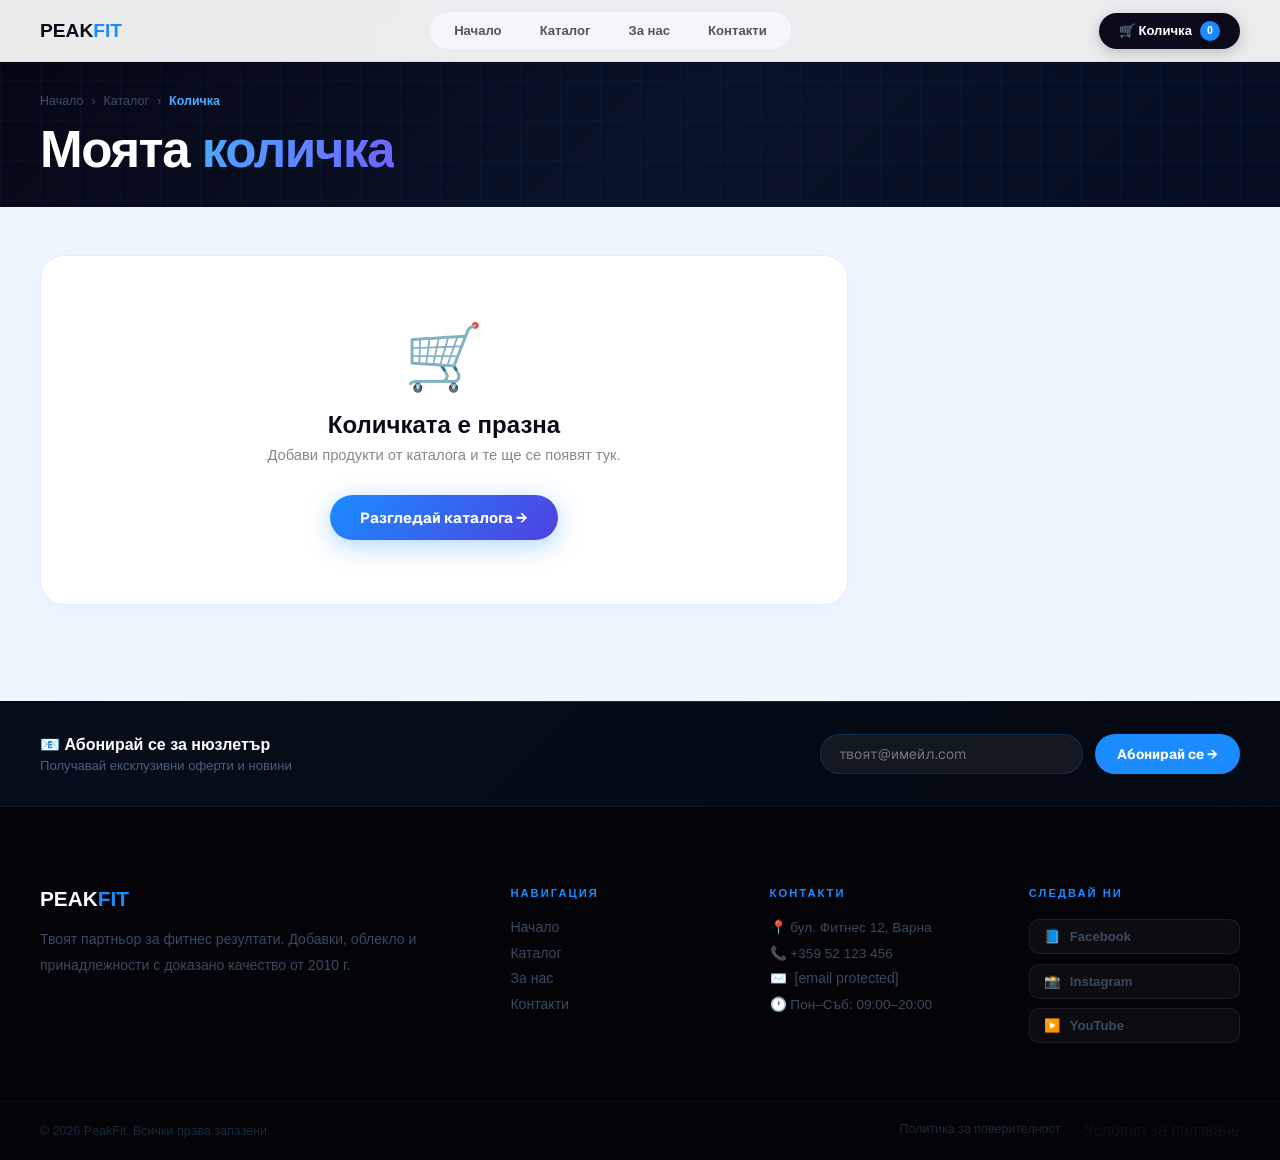
<file: cart.html>
<!DOCTYPE html>
<html lang="bg">
<head>
  <meta charset="UTF-8"/>
  <meta name="viewport" content="width=device-width, initial-scale=1.0"/>
  <title>Количка – PeakFit</title>
  <link rel="stylesheet" href="style.css"/>
</head>
<body>

<!-- навигация -->
<nav class="nav">
  <a href="index.html" class="nav-logo">PEAK<span>FIT</span></a>
  <div class="nav-pill">
    <a href="index.html">Начало</a>
    <a href="catalog.html">Каталог</a>
    <a href="about.html">За нас</a>
    <a href="contact.html">Контакти</a>
  </div>
  <button class="nav-burger" id="navBurger" aria-label="Меню">
    <span></span><span></span><span></span>
  </button>
  <a href="cart.html" class="nav-cart on">🛒 Количка <span class="nav-badge" id="cartBadge">0</span></a>
</nav>
<!-- мобилно меню -->
<div class="nav-mobile" id="navMobile">
  <a href="index.html">Начало</a>
  <a href="catalog.html">Каталог</a>
  <a href="about.html">За нас</a>
  <a href="contact.html">Контакти</a>
  <a href="cart.html" class="on">🛒 Количка</a>
</div>

<!-- hero секцията -->
<section class="cart-hero">
  <div class="cart-hero-inner">
    <div class="breadcrumb-row">
      <a href="index.html">Начало</a>
      <span>›</span>
      <a href="catalog.html">Каталог</a>
      <span>›</span>
      <span>Количка</span>
    </div>
    <h1>Моята <span>количка</span></h1>
  </div>
</section>

<!-- съдържанието на количката -->
<section class="cart-sec">
  <div class="con pb-12">
    <div class="cart-grid" id="cartGrid">

      <!-- лявата колона с продуктите -->
      <div class="cart-items-wrap">

        <!-- съобщение когато количката е празна -->
        <div class="cart-empty" id="cartEmpty">
          <div class="cart-empty-icon">🛒</div>
          <h2>Количката е празна</h2>
          <p>Добави продукти от каталога и те ще се появят тук.</p>
          <a href="catalog.html" class="btn-primary">Разгледай каталога →</a>
        </div>

        <!-- списъка с продуктите -->
        <div id="cartItemsList" style="display:none;">
          <div class="cart-items-header">
            <span>Продукт</span>
            <span>Цена</span>
            <span>Количество</span>
            <span>Общо</span>
            <span></span>
          </div>
          <div id="cartItems"></div>
        </div>

        <!-- бутон за продължаване на пазаруването -->
        <div class="cart-continue" id="cartContinue" style="display:none;">
          <a href="catalog.html" class="cart-back-btn">← Продължи пазаруването</a>
          <button class="cart-clear-btn" onclick="clearCart()">🗑 Изчисти количката</button>
        </div>

      </div>

      <!-- дясната колона с обобщението -->
      <div class="cart-summary" id="cartSummary" style="display:none;">
        <div class="cs-header">
          <h3>Обобщение</h3>
        </div>

        <div class="cs-body">
          <!-- полето за промо код -->
          <div class="cs-promo">
            <label class="cs-label">Промо код</label>
            <div class="cs-promo-row">
              <input type="text" class="cs-promo-input" id="promoInput" placeholder="Въведи код..."/>
              <button class="cs-promo-btn" onclick="applyPromo()">Приложи</button>
            </div>
            <div class="cs-promo-msg" id="promoMsg"></div>
          </div>

          <div class="cs-divider"></div>

          <!-- сумите -->
          <div class="cs-row"><span>Продукти</span><span id="csSubtotal">0€</span></div>
          <div class="cs-row" id="csDiscountRow" style="display:none;color:#00c48c;"><span>Отстъпка</span><span id="csDiscount"></span></div>
          <div class="cs-row"><span>Доставка</span><span id="csDelivery">Безплатна</span></div>
          <div class="cs-divider"></div>
          <div class="cs-row cs-total"><span>Общо</span><span id="csTotal">0€</span></div>

          <!-- прогрес бар за безплатна доставка -->
          <div class="cs-free-delivery" id="csFreeDelivery">
            <div class="cs-fd-text">До безплатна доставка: <strong id="csFdLeft">0€</strong></div>
            <div class="cs-fd-bar"><div class="cs-fd-fill" id="csFdFill"></div></div>
          </div>

          <button class="cs-checkout-btn" onclick="checkout()">
            Продължи към плащане →
          </button>

          <!-- иконките за доверие -->
          <div class="cs-trust">
            <div class="cs-trust-item">🔒 Сигурно плащане</div>
            <div class="cs-trust-item">🚚 Доставка 1-2 дни</div>
            <div class="cs-trust-item">↩️ 14 дни връщане</div>
          </div>
        </div>
      </div>

    </div>

    <!-- препоръчани продукти -->
    <div class="cart-recommended" id="cartRecommended" style="display:none;">
      <h2 class="sec-title text-left mb-6">Може да харесаш <span class="accent">също</span></h2>
      <div class="cart-rec-grid" id="cartRecGrid"></div>
    </div>

  </div>
</section>

<!-- footer -->
<footer class="footer">
  <div class="footer-top-line"></div>
  <div class="footer-newsletter">
    <div class="footer-newsletter-inner">
      <div>
        <div class="nl-title">📧 Абонирай се за нюзлетър</div>
        <div class="nl-sub">Получавай ексклузивни оферти и новини</div>
      </div>
      <div class="nl-row">
        <input type="email" placeholder="твоят@имейл.com" class="nl-input"/>
        <button class="nl-btn newsletter-btn" onclick="return false;" class="newsletter-btn">Абонирай се →</button>
      </div>
    </div>
  </div>
  <div class="footer-grid">
    <div class="footer-col">
      <span class="footer-logo-txt">PEAK<span>FIT</span></span>
      <p>Твоят партньор за фитнес резултати. Добавки, облекло и принадлежности с доказано качество от 2010 г.</p>
    </div>
    <div class="footer-col">
      <h4>Навигация</h4>
      <ul>
        <li><a href="index.html">Начало</a></li>
        <li><a href="catalog.html">Каталог</a></li>
        <li><a href="about.html">За нас</a></li>
        <li><a href="contact.html">Контакти</a></li>
      </ul>
    </div>
    <div class="footer-col">
      <h4>Контакти</h4>
      <ul>
        <li>📍 бул. Фитнес 12, Варна</li>
        <li>📞 +359 52 123 456</li>
        <li>✉️ <a href="/cdn-cgi/l/email-protection" class="__cf_email__" data-cfemail="4d24232b220d3d282c262b2439632f2a">[email&#160;protected]</a></li>
        <li>🕐 Пон–Съб: 09:00–20:00</li>
      </ul>
    </div>
    <div class="footer-col">
      <h4>Следвай ни</h4>
      <a href="#" class="footer-social-btn"><span>📘</span><span>Facebook</span></a>
      <a href="#" class="footer-social-btn"><span>📸</span><span>Instagram</span></a>
      <a href="#" class="footer-social-btn"><span>▶️</span><span>YouTube</span></a>
    </div>
  </div>
  <div class="footer-bottom">
    <span>© 2026 PeakFit. Всички права запазени.</span>
    <div class="footer-links">
      <a href="#">Политика за поверителност</a>
      Условия за ползване</a>
    </div>
  </div>
</footer>

<script src="main.js"></script>
</body>
</html>
</file>
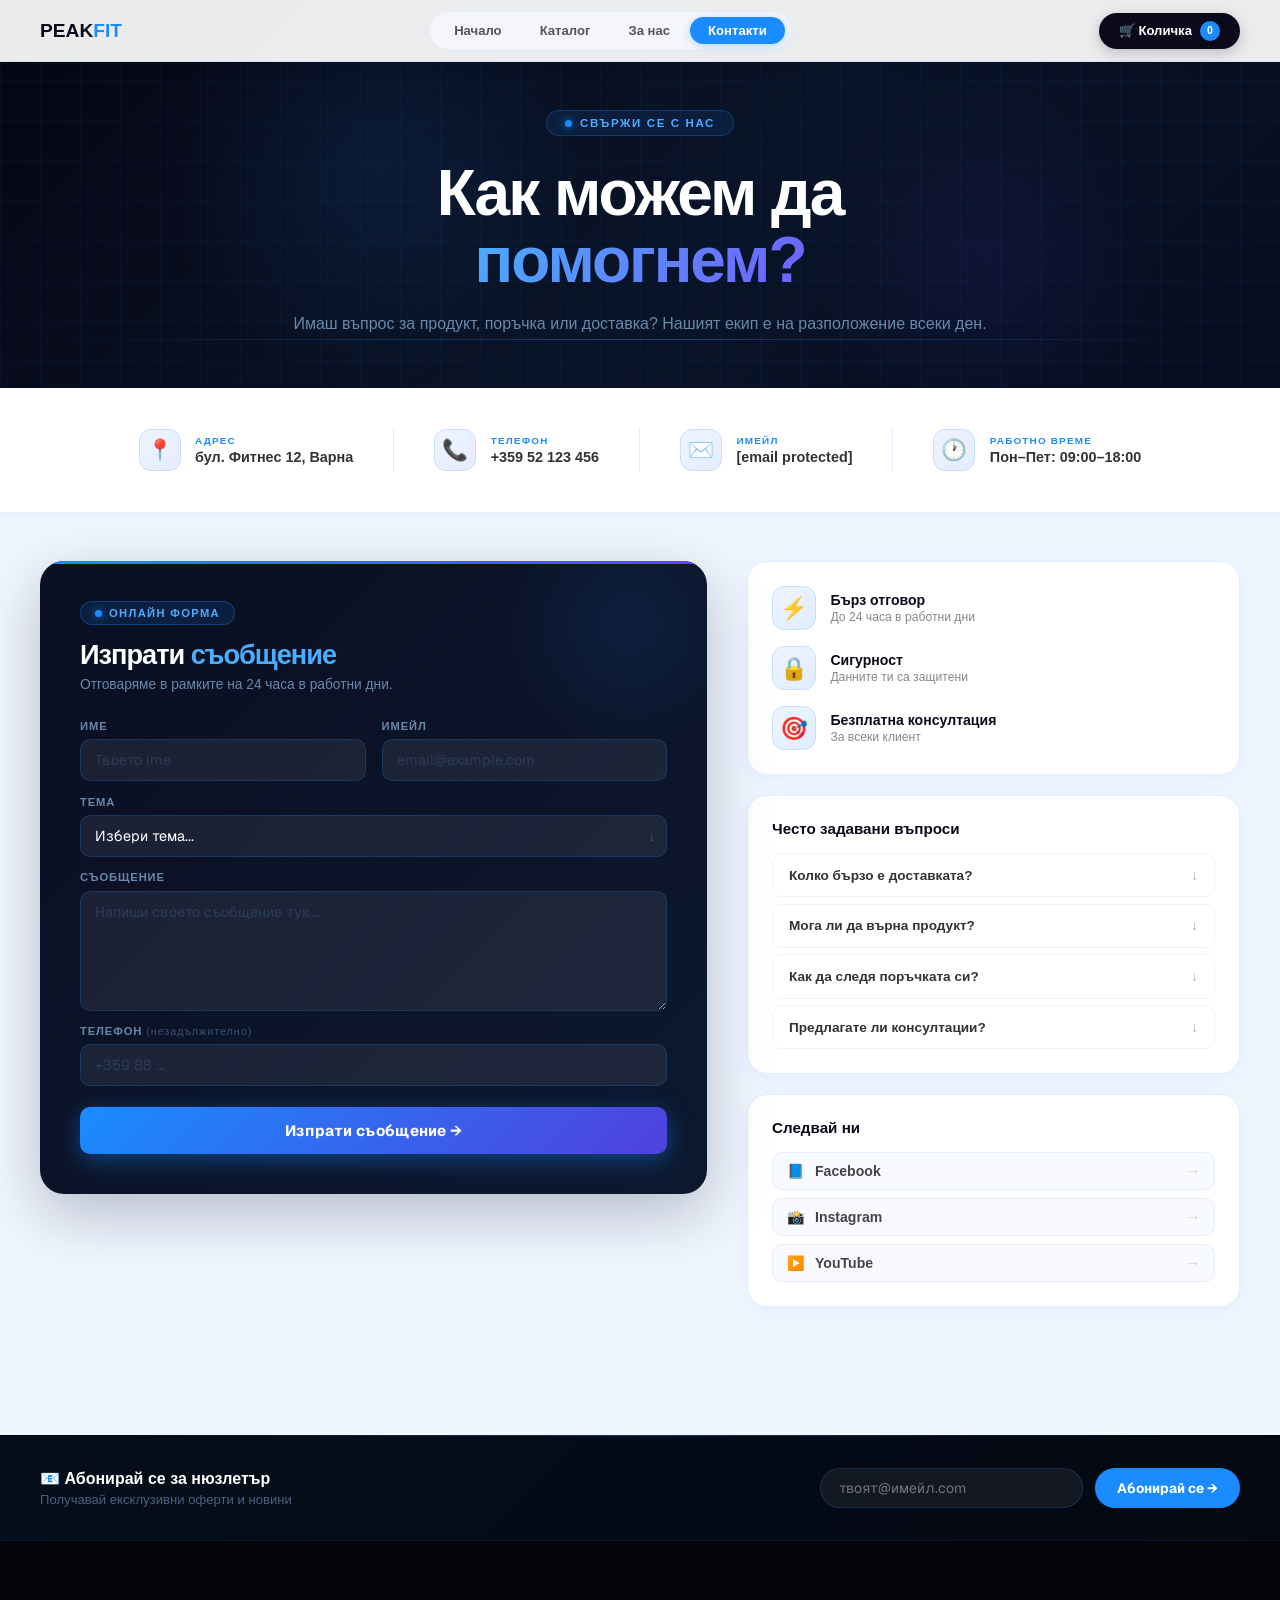
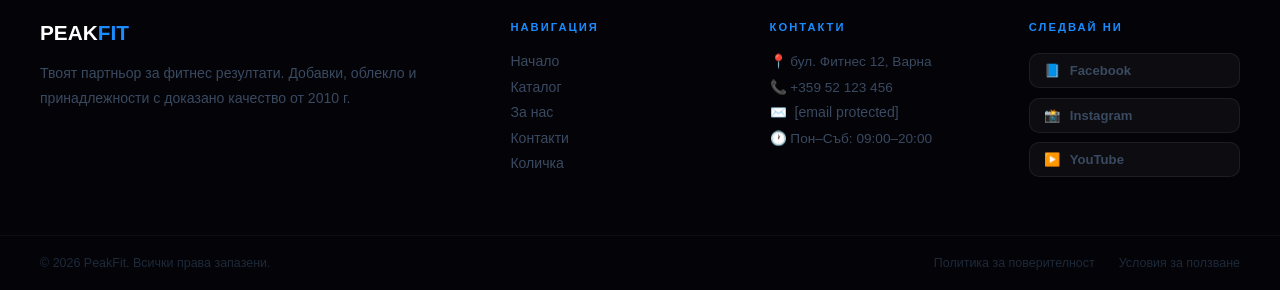
<file: contact.html>
<!DOCTYPE html>
<html lang="bg">
<head>
  <meta charset="UTF-8"/>
  <meta name="viewport" content="width=device-width, initial-scale=1.0"/>
  <title>Контакти – PeakFit</title>
  <link rel="stylesheet" href="style.css"/>
</head>
<body>

<!-- навигация -->
<nav class="nav">
  <a href="index.html" class="nav-logo">PEAK<span>FIT</span></a>
  <div class="nav-pill">
    <a href="index.html">Начало</a>
    <a href="catalog.html">Каталог</a>
    <a href="about.html">За нас</a>
    <a href="contact.html" class="on">Контакти</a>
  </div>

  <button class="nav-burger" id="navBurger" aria-label="Меню">
    <span></span><span></span><span></span>
  </button>
  <a href="cart.html" class="nav-cart">🛒 Количка <span class="nav-badge" id="cartBadge">0</span></a>
</nav>
<!-- мобилно меню -->
<div class="nav-mobile" id="navMobile">
  <a href="index.html">Начало</a>
  <a href="catalog.html">Каталог</a>
  <a href="about.html">За нас</a>
  <a href="contact.html" class="on">Контакти</a>
  <a href="cart.html">🛒 Количка</a>
</div>

<!-- hero секцията -->
<section class="contact-hero">
  <div class="contact-hero-blob1"></div>
  <div class="contact-hero-blob2"></div>
  <div class="contact-hero-inner">
    <div class="about-tag">
      <span class="about-tag-dot"></span>
      <span>Свържи се с нас</span>
    </div>
    <h1>Как можем да <span>помогнем?</span></h1>
    <p>Имаш въпрос за продукт, поръчка или доставка? Нашият екип е на разположение всеки ден.</p>
  </div>
  <div class="about-line"></div>
</section>

<!-- формата за контакт и FAQ -->
<section class="contact-main-sec">

  <!-- лентата с контактната информация -->
  <div class="ci-strip">
    <div class="ci-strip-item"><div class="ci-strip-icon">📍</div><div><div class="ci-strip-title">Адрес</div><div class="ci-strip-val">бул. Фитнес 12, Варна</div></div></div>
    <div class="ci-strip-sep"></div>
    <div class="ci-strip-item"><div class="ci-strip-icon">📞</div><div><div class="ci-strip-title">Телефон</div><div class="ci-strip-val">+359 52 123 456</div></div></div>
    <div class="ci-strip-sep"></div>
    <div class="ci-strip-item"><div class="ci-strip-icon">✉️</div><div><div class="ci-strip-title">Имейл</div><div class="ci-strip-val"><a href="/cdn-cgi/l/email-protection" class="__cf_email__" data-cfemail="5e373038311e2e3b3f3538372a703c39">[email&#160;protected]</a></div></div></div>
    <div class="ci-strip-sep"></div>
    <div class="ci-strip-item"><div class="ci-strip-icon">🕐</div><div><div class="ci-strip-title">Работно време</div><div class="ci-strip-val">Пон–Пет: 09:00–18:00</div></div></div>
  </div>

  <!-- основната решетка с форма и FAQ -->
  <div class="contact-grid-wrap">

    <!-- формата за изпращане на съобщение -->
    <div class="contact-form-wrap">
      <div class="cf-header">
        <div class="cf-header-tag"><span class="about-tag-dot"></span><span>Онлайн форма</span></div>
        <h2>Изпрати <span>съобщение</span></h2>
        <p>Отговаряме в рамките на 24 часа в работни дни.</p>
      </div>
      <div class="cf-form" id="contactForm">
        <div class="cf-row">
          <div class="cf-field"><label class="cf-label">Име</label><input type="text" class="cf-input" id="cfName" placeholder="Твоето ime"/></div>
          <div class="cf-field"><label class="cf-label">Имейл</label><input type="email" class="cf-input" id="cfEmail" placeholder="email@example.com"/></div>
        </div>
        <div class="cf-field">
          <label class="cf-label">Тема</label>
          <div class="cf-select-wrap">
            <select class="cf-input cf-select" id="cfSubject">
              <option value="">Избери тема...</option>
              <option>Въпрос за поръчка</option>
              <option>Въпрос за продукт</option>
              <option>Доставка</option>
              <option>Връщане / рекламация</option>
              <option>Друго</option>
            </select>
          </div>
        </div>
        <div class="cf-field"><label class="cf-label">Съобщение</label><textarea class="cf-input cf-textarea" id="cfMessage" placeholder="Напиши своето съобщение тук..."></textarea></div>
        <div class="cf-field"><label class="cf-label">Телефон <span class="cf-optional">(незадължително)</span></label><input type="tel" class="cf-input" id="cfPhone" placeholder="+359 88 ..."/></div>
        <button class="cf-submit" id="cfSubmit" onclick="submitContactForm()"><span id="cfBtnText">Изпрати съобщение →</span></button>
        <div class="cf-success" id="cfSuccess">✓ Съобщението е изпратено! Ще се свържем скоро.</div>
      </div>
    </div>

    <!-- дясната страна с FAQ -->
    <div class="contact-right">

      <div class="ct-trust">
        <div class="ct-trust-item"><span class="ct-trust-icon">⚡</span><div><div class="ct-trust-title">Бърз отговор</div><div class="ct-trust-sub">До 24 часа в работни дни</div></div></div>
        <div class="ct-trust-item"><span class="ct-trust-icon">🔒</span><div><div class="ct-trust-title">Сигурност</div><div class="ct-trust-sub">Данните ти са защитени</div></div></div>
        <div class="ct-trust-item"><span class="ct-trust-icon">🎯</span><div><div class="ct-trust-title">Безплатна консултация</div><div class="ct-trust-sub">За всеки клиент</div></div></div>
      </div>

      <div class="cf-faq">
        <h3>Често задавани въпроси</h3>
        <div class="faq-list">
          <div class="faq-item" onclick="toggleFaq(this)"><div class="faq-q">Колко бързо е доставката? <span class="faq-arrow">↓</span></div><div class="faq-a">1-2 работни дни. Поръчки над 80 лв. — безплатна доставка.</div></div>
          <div class="faq-item" onclick="toggleFaq(this)"><div class="faq-q">Мога ли да върна продукт? <span class="faq-arrow">↓</span></div><div class="faq-a">Да, в рамките на 14 дни. Продуктът трябва да е неотворен.</div></div>
          <div class="faq-item" onclick="toggleFaq(this)"><div class="faq-q">Как да следя поръчката си? <span class="faq-arrow">↓</span></div><div class="faq-a">Ще получиш имейл с номер за проследяване след изпращане.</div></div>
          <div class="faq-item" onclick="toggleFaq(this)"><div class="faq-q">Предлагате ли консултации? <span class="faq-arrow">↓</span></div><div class="faq-a">Да! Специалистите ни са на разположение безплатно.</div></div>
        </div>
      </div>

      <div class="cf-social">
        <h3>Следвай ни</h3>
        <div class="cf-social-links">
          <a href="#" class="cf-social-btn"><span>📘</span><span>Facebook</span><span class="cf-social-arr">→</span></a>
          <a href="#" class="cf-social-btn"><span>📸</span><span>Instagram</span><span class="cf-social-arr">→</span></a>
          <a href="#" class="cf-social-btn"><span>▶️</span><span>YouTube</span><span class="cf-social-arr">→</span></a>
        </div>
      </div>
    </div>
  </div>
</section>

<!-- footer -->
<footer class="footer">
  <div class="footer-top-line"></div>
  <div class="footer-newsletter">
    <div class="footer-newsletter-inner">
      <div>
        <div class="nl-title">📧 Абонирай се за нюзлетър</div>
        <div class="nl-sub">Получавай ексклузивни оферти и новини</div>
      </div>
      <div class="nl-row">
        <input type="email" placeholder="твоят@имейл.com" class="nl-input"/>
        <button class="nl-btn newsletter-btn" onclick="return false;" class="newsletter-btn">Абонирай се →</button>
      </div>
    </div>
  </div>
  <div class="footer-grid">
    <div class="footer-col">
      <span class="footer-logo-txt">PEAK<span>FIT</span></span>
      <p>Твоят партньор за фитнес резултати. Добавки, облекло и принадлежности с доказано качество от 2010 г.</p>
    </div>
    <div class="footer-col">
      <h4>Навигация</h4>
      <ul>
        <li><a href="index.html">Начало</a></li>
        <li><a href="catalog.html">Каталог</a></li>
        <li><a href="about.html">За нас</a></li>
        <li><a href="contact.html">Контакти</a></li>
        <li><a href="cart.html">Количка</a></li>
      </ul>
    </div>
    <div class="footer-col">
      <h4>Контакти</h4>
      <ul>
        <li>📍 бул. Фитнес 12, Варна</li>
        <li>📞 +359 52 123 456</li>
        <li>✉️ <a href="/cdn-cgi/l/email-protection" class="__cf_email__" data-cfemail="e68f888089a69683878d808f92c88481">[email&#160;protected]</a></li>
        <li>🕐 Пон–Съб: 09:00–20:00</li>
      </ul>
    </div>
    <div class="footer-col">
      <h4>Следвай ни</h4>
      <a href="#" class="footer-social-btn"><span>📘</span><span>Facebook</span></a>
      <a href="#" class="footer-social-btn"><span>📸</span><span>Instagram</span></a>
      <a href="#" class="footer-social-btn"><span>▶️</span><span>YouTube</span></a>
      </div>
    </div>
    <div class="footer-bottom">
    <span>© 2026 PeakFit. Всички права запазени.</span>
    <div class="footer-links">
      <a href="#">Политика за поверителност</a>
      <a href="#">Условия за ползване</a>
    </div>
  </div>
</footer>

<script src="main.js"></script>
</body>
</html>
</file>
<file: style.css>
@import url('https://fonts.googleapis.com/css2?family=Geist:wght@100;200;300;400;500;600;700;800;900&display=swap');

/* ============================================================
   PEAKFIT — Unified Stylesheet
   ============================================================ */

/* базов reset */
*{box-sizing:border-box;margin:0;padding:0;}

body{font-family:'DM Sans',sans-serif;background:#f8faff;color:#111;}

a{text-decoration:none;color:inherit;}

ul{list-style:none;}

img{max-width:100%;}

/* навигация */

.nav{position:fixed;top:0;left:0;right:0;z-index:1000;height:62px;padding:0 2.5rem;display:flex;align-items:center;justify-content:space-between;background:rgba(255,255,255,0.92);backdrop-filter:blur(16px);border-bottom:1px solid rgba(26,140,255,0.1);box-shadow:0 2px 20px rgba(0,0,0,0.06);}

.nav-logo{font-size:1.15rem;font-weight:800;color:#0a0a1a; font-family:'DM Sans',sans-serif;font-size:1.2rem;font-weight:800;color:#0a0a1a;}

.nav-logo span{color:#1a8cff;}

.nav-pill{display:flex;align-items:center;background:#f4f6fb;border-radius:50px;padding:5px 6px;gap:2px;border:1px solid #e8eef8;}

.nav-pill a{padding:6px 18px;border-radius:50px;font-size:0.82rem;font-weight:600;color:#555;transition:all .15s;}

.nav-pill a.on{color:#fff;background:#1a8cff;box-shadow:0 2px 8px rgba(26,140,255,.3);}

.nav-pill a:hover:not(.on){color:#1a8cff;background:#e8f1ff;}

.nav-cart{display:flex;align-items:center;gap:8px;background:#0a0a1a;color:#fff;padding:8px 20px;border-radius:50px;font-size:0.82rem;font-weight:700;box-shadow:0 4px 14px rgba(0,0,0,.2);}

.nav-badge{background:#1a8cff;color:#fff;font-size:.65rem;font-weight:800;width:20px;height:20px;border-radius:50%;display:inline-flex;align-items:center;justify-content:center;}

/* toast съобщения */

.toast{position:fixed;bottom:1.75rem;right:1.75rem;background:#1a8cff;color:#fff;font-weight:700;font-size:.85rem;padding:.75rem 1.4rem;border-radius:50px;z-index:9999;transform:translateY(100px);opacity:0;transition:all .3s;pointer-events:none;box-shadow:0 4px 20px rgba(26,140,255,.3);}

.toast.show{transform:translateY(0);opacity:1;}

/* бутони */

.btn-primary{background:linear-gradient(135deg,#1a8cff,#5040e0);color:#fff;padding:13px 30px;border-radius:50px;font-weight:700;font-size:.92rem;display:inline-flex;align-items:center;gap:8px;box-shadow:0 6px 24px rgba(26,140,255,.35);cursor:pointer;border:none;font-family:'Geist',sans-serif;}

.btn-outline{color:#333;padding:13px 24px;border-radius:50px;font-weight:600;font-size:.92rem;border:1.5px solid #ddd;background:#fff;display:inline-flex;align-items:center;}

/* общи стилове за секциите */

.sec{padding:4.5rem 0;}

.con{max-width:1280px;margin:0 auto;padding:0 2.5rem;}

.sec-title{font-size:clamp(1.8rem,3.5vw,2.6rem);font-weight:800;color:#0a0a1a;letter-spacing:-1px;text-align:center;margin-bottom:.5rem;}

.sec-sub{font-size:.92rem;color:#888;text-align:center;margin-bottom:2.5rem;}

/* footer */

.footer{background:#030308;position:relative;overflow:hidden;}

.footer-top-line{height:1px;background:linear-gradient(90deg,transparent,rgba(26,140,255,0.4),transparent);}

.footer-newsletter{background:linear-gradient(135deg,rgba(26,140,255,0.08),rgba(26,140,255,0.04));border-bottom:1px solid rgba(26,140,255,0.1);padding:2rem 2.5rem;}

.footer-newsletter-inner{max-width:1280px;margin:0 auto;display:flex;align-items:center;justify-content:space-between;gap:2rem;flex-wrap:wrap;}

.footer-grid{max-width:1280px;margin:0 auto;padding:5rem 2.5rem 3rem;display:grid;grid-template-columns:2fr 1fr 1fr 1fr;gap:3rem;position:relative;z-index:1;}

.footer-logo-txt{font-size:1.3rem;font-weight:800;color:#fff;margin-bottom:1rem;display:block;}

.footer-logo-txt span{color:#1a8cff;}

.footer-col p{color:#3a4a60;font-size:.88rem;line-height:1.8;}

.footer-col h4{font-size:.7rem;font-weight:700;letter-spacing:.18em;text-transform:uppercase;color:#1a8cff;margin-bottom:1.25rem;}

.footer-col ul li{margin-bottom:.6rem; font-size:.85rem;color:#3a4a60;display:flex;gap:8px;align-items:flex-start;}

.footer-col ul li a{font-size:.88rem;color:#3a4a60;transition:color .15s;}

.footer-col ul li a:hover{color:#ccc;}

.footer-social-btn{display:flex;align-items:center;gap:10px;background:rgba(255,255,255,0.04);border:1px solid rgba(255,255,255,0.07);border-radius:10px;padding:9px 14px;transition:all .15s;margin-bottom:.6rem;}

.footer-social-btn:hover{border-color:rgba(26,140,255,.3);color:#1a8cff;}

.footer-social-btn span{font-size:.82rem;font-weight:600;color:#3a4a60;}

.footer-bottom{border-top:1px solid rgba(255,255,255,.04);padding:1.25rem 2.5rem;display:flex;justify-content:space-between;align-items:center;flex-wrap:wrap;gap:1rem;max-width:1280px;margin:0 auto;}

.footer-bottom span{font-size:.78rem;color:#1e2a3a;}

.footer-bottom a{font-size:.78rem;color:#1e2a3a;}

/* анимации */

@keyframes pulse{0%,100%{opacity:1;transform:scale(1);}50%{opacity:.5;transform:scale(1.4);}}

@keyframes spin{from{transform:rotate(0)}to{transform:rotate(360deg)}}

/* hero секцията на началната страница */

.hero{background:linear-gradient(160deg,#f0f7ff 0%,#e6f0ff 40%,#ede8ff 100%);min-height:calc(100vh - 62px);display:flex;flex-direction:column;}

.hero-blob1{position:absolute;top:-80px;right:8%;width:420px;height:420px;background:radial-gradient(circle,rgba(26,140,255,.13) 0%,transparent 65%);border-radius:50%;pointer-events:none;}

.hero-blob2{position:absolute;bottom:0;left:-80px;width:320px;height:320px;background:radial-gradient(circle,rgba(96,64,255,.08) 0%,transparent 65%);border-radius:50%;pointer-events:none;}

.hero-inner{max-width:1280px;margin:0 auto;padding:1.5rem 2.5rem 1.5rem;display:grid;grid-template-columns:1fr 1fr;gap:3rem;align-items:center;position:relative;z-index:1; flex:1;align-items:center;}

.hero-tag{display:inline-flex;align-items:center;gap:7px;background:rgba(26,140,255,0.1);border:1px solid rgba(26,140,255,0.25);border-radius:50px;padding:5px 14px;margin-bottom:1.25rem;}

.hero-tag-dot{width:7px;height:7px;border-radius:50%;background:#1a8cff;box-shadow:0 0 8px #1a8cff;animation:pulse 2s infinite;}

.hero-tag span{font-size:.72rem;font-weight:700;letter-spacing:.12em;color:#1a8cff;text-transform:uppercase;}

.hero-title{font-size:clamp(2.5rem,4.5vw,4rem);font-weight:900;color:#0a0a1a;line-height:1;letter-spacing:-2px;margin-bottom:1rem;}

.hero-title .gradient{background:linear-gradient(135deg,#1a8cff,#6040ff);-webkit-background-clip:text;-webkit-text-fill-color:transparent;background-clip:text;}

.hero-subtitle{font-size:.95rem;color:#555;line-height:1.8;margin-bottom:.5rem;}

.hero-sub2{font-size:.88rem;color:#777;margin-bottom:1.5rem;}

.hero-features{display:grid;grid-template-columns:1fr 1fr;gap:.6rem;margin-bottom:2rem;}

.hero-feat{display:flex;align-items:center;gap:8px;font-size:.85rem;color:#444;font-weight:500;background:#f0f5ff;border:1px solid #dce8ff;border-radius:50px;padding:7px 14px;}

.hero-feat-icon{color:#1a8cff;font-size:1rem;}

.hero-btns{display:flex;gap:1rem;align-items:center;flex-wrap:wrap;margin-bottom:2rem;}

.hero-social-proof{display:flex;align-items:center;gap:10px;}

.hero-avatars{display:flex;}

.hero-avatar{width:32px;height:32px;border-radius:50%;border:2px solid #fff;display:flex;align-items:center;justify-content:center;font-size:0.9rem;}

.hero-avatar:first-child{margin-left:0;}

.hero-stars{color:#f5a623;font-size:.85rem;}

.hero-proof-text{font-size:.78rem;color:#777;}

.hero-proof-text strong{color:#333;}

.hero-visual{position:relative;min-height:300px;display:flex;align-items:center;justify-content:center;}

.hero-main-card{background:linear-gradient(135deg,#1a8cff,#5040e0);border-radius:24px;padding:1.75rem;width:200px;text-align:center;box-shadow:0 20px 50px rgba(26,140,255,.35);position:relative;z-index:2;}

.hero-card-emoji{font-size:2.5rem;margin-bottom:.5rem;display:block;}

.hero-card-label{font-size:.65rem;font-weight:700;letter-spacing:.15em;color:rgba(255,255,255,.7);text-transform:uppercase;margin-bottom:.25rem;}

.hero-card-price{font-size:1.5rem;font-weight:900;color:#fff;}

.hero-float-card{position:absolute;background:#fff;border:1.5px solid #e4ecff;border-radius:16px;padding:.9rem 1.1rem;box-shadow:0 8px 24px rgba(26,140,255,.12);z-index:3;min-width:140px; background:#fff;border-radius:20px;padding:1rem 1.2rem;box-shadow:0 12px 35px rgba(0,0,0,0.12);position:absolute;z-index:3;border:1px solid #eef2ff;}

.hero-float-card.card-tl{top:10px;left:-30px;transform:rotate(-3deg);}

.hero-float-card.card-br{bottom:10px;right:-20px;transform:rotate(2deg);}

.hero-float-brand{font-size:.6rem;font-weight:700;letter-spacing:.1em;color:#1a8cff;text-transform:uppercase;margin-bottom:.2rem;}

.hero-float-name{font-size:.82rem;font-weight:700;color:#0a0a1a;margin-bottom:.4rem;}

.hero-float-price{font-size:1rem;font-weight:800;color:#1a8cff;}

.hero-review-card{position:absolute;top:40%;right:-45px;transform:translateY(-50%) rotate(2deg);background:#0a0a1a;border-radius:14px;padding:.9rem 1.1rem;z-index:4;max-width:170px;box-shadow:0 8px 24px rgba(0,0,0,.3);}

.hero-review-stars{color:#f5a623;font-size:.75rem;margin-bottom:.3rem;}

.hero-review-text{font-size:.72rem;color:#ccc;line-height:1.5;margin-bottom:.3rem;}

.hero-review-author{font-size:.68rem;color:#666;}

.hero-sale-badge{position:absolute;top:-14px;left:10px;background:linear-gradient(135deg,#ff6b35,#ff4757);border-radius:50px;padding:6px 16px;box-shadow:0 6px 20px rgba(255,71,87,0.4);transform:rotate(-4deg);z-index:5;}

/* лентата с числата */

.stats-bar{background:linear-gradient(135deg,#0a0a1a 0%,#0d1f3c 100%);position:relative;overflow:hidden;}

.stats-bar-inner{max-width:1280px;margin:0 auto;padding:0 2.5rem;display:grid;grid-template-columns:repeat(4,1fr);position:relative;z-index:1;}

.stat-item{text-align:center;}

.stat-num{font-size:2.2rem;font-weight:900;color:#fff;display:block;line-height:1; font-family:'Geist',sans-serif;font-size:2.4rem;font-weight:800;color:#fff;display:block;margin-bottom:0.3rem;letter-spacing:-1px;}

.stat-num span{color:#1a8cff;}

.stat-lbl{font-size:.68rem;color:#3a5070;font-weight:600;letter-spacing:.12em;text-transform:uppercase;margin-top:.25rem;display:block;}

/* мрежата с категориите */

.cats-grid{display:grid;grid-template-columns:repeat(4,1fr);gap:1.25rem;}

.cat-card{background:#fff;border:1.5px solid #e0eaff;border-radius:20px;padding:1.75rem 1.5rem;text-align:center;text-decoration:none;display:block;transition:all .2s;position:relative;overflow:hidden;box-shadow:0 4px 16px rgba(26,140,255,0.07);}

/* продуктовата мрежа на началната страница */

.prods-grid{display:grid;grid-template-columns:repeat(4,1fr);gap:1.1rem;}

.prod{background:#fff;border:1.5px solid #e4ecff;border-radius:20px;overflow:hidden;transition:all .2s;cursor:pointer;box-shadow:0 4px 16px rgba(26,140,255,0.06);}

.prod:hover{transform:translateY(-4px);box-shadow:0 12px 35px rgba(26,140,255,.12);border-color:#c0d8ff; border-color:#1a8cff;transform:translateY(-5px);box-shadow:0 16px 40px rgba(26,140,255,0.15);}

.prod-img{height:180px;display:flex;align-items:center;justify-content:center;position:relative;overflow:hidden;}

.prod-img img{width:100%;height:100%;object-fit:cover;transition:transform .3s;}

.prod-badge{position:absolute;top:10px;left:10px;font-size:.65rem;font-weight:800;padding:4px 12px;border-radius:50px;color:#fff;letter-spacing:0.04em;box-shadow:0 2px 8px rgba(0,0,0,0.2);}

.prod-badge.badge-hot{background:linear-gradient(135deg,#ff6b35,#ff4757);color:#fff;}

.prod-badge.badge-new{background:linear-gradient(135deg,#00c48c,#00a878);color:#fff;}

.prod-badge.badge-sale{background:linear-gradient(135deg,#1a8cff,#5040e0);color:#fff;}

.prod-info{padding:1.1rem 1.25rem;}

.prod-brand{font-size:.68rem;font-weight:700;color:#1a8cff;letter-spacing:.12em;text-transform:uppercase;margin-bottom:3px;}

.prod-name{font-size:.92rem;font-weight:700;color:#0a0a1a;margin-bottom:.3rem;line-height:1.3; font-family:'Syne',sans-serif;font-size:.95rem;font-weight:700;color:#0a0a1a;margin-bottom:.2rem;}

.prod-desc{font-size:.76rem;color:#999;margin-bottom:.75rem;line-height:1.5;}

.prod-footer{display:flex;align-items:center;justify-content:space-between;gap:.5rem;}

.prod-price{font-size:1.1rem;font-weight:800;color:#0a0a1a; font-family:'DM Sans',sans-serif;font-size:1.2rem;font-weight:800;color:#0a0a1a;}

.prod-old{font-size:.78rem;color:#ccc;text-decoration:line-through;margin-right:3px;}

.prod-add{background:linear-gradient(135deg,#1a8cff,#6040ff);color:#fff;border:none;border-radius:50px;padding:8px 16px;font-family:'DM Sans',sans-serif;font-size:.75rem;font-weight:700;cursor:pointer;transition:all .2s;white-space:nowrap;box-shadow:0 4px 12px rgba(26,140,255,0.3);}

.prod-add:hover{opacity:.85; transform:scale(1.05);box-shadow:0 6px 18px rgba(26,140,255,0.4);}

/* табовете за филтриране на продуктите */

.tabs{display:flex;justify-content:center;gap:.6rem;margin-bottom:2rem;flex-wrap:wrap;}

.tab{display:inline-flex;align-items:center;gap:6px;padding:8px 20px;border-radius:50px;font-size:.82rem;font-weight:600;border:1.5px solid #e4ecff;color:#666;cursor:pointer;transition:all .15s;background:#fff;}

.tab.on{background:#1a8cff;color:#fff;border-color:#1a8cff;box-shadow:0 4px 14px rgba(26,140,255,.25);}

.tab:hover:not(.on){border-color:#c0d8ff;color:#1a8cff;}

/* промо секцията с таймера */

.promo-sec{background:linear-gradient(135deg,#0a0a1a,#0d1f3c);padding:3.5rem 2.5rem;position:relative;overflow:hidden; position:relative;overflow:hidden;background:linear-gradient(135deg,#0a0a1a 0%,#0d1f3c 50%,#0a0a1a 100%);padding:5rem 0;}

.promo-sec::before{content:'';position:absolute;inset:0;background-image:linear-gradient(rgba(26,140,255,0.06) 1px,transparent 1px),linear-gradient(90deg,rgba(26,140,255,0.06) 1px,transparent 1px);background-size:44px 44px;pointer-events:none;}

.promo-inner{max-width:1280px;margin:0 auto;position:relative;z-index:1;display:grid;grid-template-columns:1fr auto;gap:4rem;align-items:center;padding:0 2.5rem;}

.promo-tag{display:inline-flex;align-items:center;gap:7px;background:rgba(26,140,255,0.1);border:1px solid rgba(26,140,255,0.25);border-radius:50px;padding:5px 14px;margin-bottom:1rem;}

.promo-tag span{font-size:.7rem;font-weight:700;letter-spacing:.12em;color:#1a8cff;text-transform:uppercase;}

.promo-title{font-size:clamp(1.6rem,3vw,2.4rem);font-weight:900;color:#fff;letter-spacing:-1px;line-height:1.1;margin-bottom:.75rem;}

.promo-title span{color:#1a8cff;}

.promo-desc{color:#4a6080;font-size:.9rem;line-height:1.8;margin-bottom:1.25rem; font-size:1rem;color:#6a7fa8;margin-bottom:2rem;line-height:1.7;}

.promo-chips{display:flex;flex-wrap:wrap;gap:0.6rem;margin-bottom:2rem;}

.promo-chip{background:rgba(255,255,255,0.06);border:1px solid rgba(255,255,255,0.1);border-radius:50px;padding:6px 14px;font-size:0.8rem;font-weight:600;color:#aabbd0;}

.countdown-wrap{display:flex;flex-direction:column;align-items:flex-end;gap:1rem;}

.countdown-label{font-size:.72rem;font-weight:700;letter-spacing:.15em;color:#3a5070;text-transform:uppercase;}

.countdown{display:flex;align-items:center;gap:.75rem;}

.cd-block{background:rgba(255,255,255,0.06);border:1px solid rgba(26,140,255,0.2);border-radius:16px;padding:1.25rem 1.75rem;text-align:center;min-width:90px;backdrop-filter:blur(10px);}

.cd-num{font-size:2.8rem;font-weight:800;color:#fff;display:block;line-height:1;}

.cd-lbl{font-size:0.62rem;color:#4a6080;letter-spacing:.12em;text-transform:uppercase;margin-top:.35rem;display:block;}

.cd-sep{font-size:2rem;font-weight:800;color:#1a8cff;line-height:1;}

.promo-progress-wrap{width:100%;max-width:320px;}

.promo-progress-bar{height:6px;background:rgba(255,255,255,.08);border-radius:6px;overflow:hidden;margin-bottom:.5rem; width:100%;background:rgba(255,255,255,0.06);border-radius:50px;height:6px;overflow:hidden;}

.promo-progress-fill{height:100%;background:linear-gradient(90deg,#1a8cff,#6040ff);border-radius:6px;width:66%; width:68%;height:100%;background:linear-gradient(90deg,#1a8cff,#60b0ff);border-radius:50px;}

.promo-progress-text{font-size:0.78rem;color:#4a6080;font-weight:600;}

/* лентата с марките */

.brands-sec{background:#eef3ff;padding:2rem 2.5rem;}

.brands-sec-inner{max-width:1280px;margin:0 auto;}

.brands-sec h3{text-align:center;font-size:.75rem;font-weight:700;letter-spacing:.2em;text-transform:uppercase;color:#999;margin-bottom:1.5rem;}

.brands-row{display:flex;justify-content:center;align-items:center;gap:3rem;flex-wrap:wrap;}

.brand-logo{font-size:1.1rem;font-weight:800;color:#b0bdd0;letter-spacing:.08em;transition:color .15s;}

.brand-logo:hover{color:#1a8cff;}

.brand-logo.own{color:#1a8cff;}

/* секцията с отзивите */

.reviews-grid{display:grid;grid-template-columns:repeat(3,1fr);gap:1.5rem;}

.review-card{background:linear-gradient(135deg,#0d1f3c,#0a1428);border:1px solid rgba(26,140,255,0.15);border-radius:20px;padding:1.75rem;}

.review-stars{color:#f5a623;font-size:.9rem;margin-bottom:.75rem;}

.review-text{color:#8aa8cc;font-size:.88rem;line-height:1.8;margin-bottom:1.25rem;}

.review-author{display:flex;align-items:center;gap:.75rem;}

.review-avatar{width:38px;height:38px;border-radius:50%;background:linear-gradient(135deg,#1a8cff,#6040ff);display:flex;align-items:center;justify-content:center;font-size:.85rem;font-weight:700;color:#fff;}

.review-name{font-size:.88rem;font-weight:700;color:#fff;}

.review-meta{font-size:.72rem;color:#4a6080;}

/* стилове за страницата с каталога */

@import url('https://fonts.googleapis.com/css2?family=Syne:wght@400;600;700;800&family=DM+Sans:wght@300;400;500;600&display=swap');

*{box-sizing:border-box;margin:0;padding:0;}

/* навигация в каталога */

/* header на каталога */

.page-header{background:linear-gradient(135deg,#060614 0%,#0a1428 55%,#060d20 100%);padding:calc(62px + 2.5rem) 2.5rem 0;position:relative;overflow:hidden;}

.page-header::before{content:'';position:absolute;inset:0;background-image:linear-gradient(rgba(26,140,255,0.05) 1px,transparent 1px),linear-gradient(90deg,rgba(26,140,255,0.05) 1px,transparent 1px);background-size:40px 40px;pointer-events:none;}

.ph-blob2{position:absolute;top:-80px;right:12%;width:560px;height:560px;background:radial-gradient(circle,rgba(26,140,255,0.1) 0%,transparent 60%);border-radius:50%;pointer-events:none;}

.ph-blob3{position:absolute;bottom:-60px;left:-60px;width:360px;height:360px;background:radial-gradient(circle,rgba(96,64,255,0.08) 0%,transparent 65%);border-radius:50%;pointer-events:none;}

.ph-line{height:1px;background:linear-gradient(90deg,transparent,rgba(26,140,255,0.4),transparent);}

.page-header-inner{max-width:1280px;margin:0 auto;position:relative;z-index:1;}

/* горния ред с търсачката */

.ph-breadcrumb-row{padding:1.5rem 0 1.75rem;}

.breadcrumb{display:inline-flex;align-items:center;gap:7px;font-size:0.78rem;color:#8aa8cc;background:rgba(26,140,255,0.08);border:1px solid rgba(26,140,255,0.2);border-radius:50px;padding:6px 16px;}

.breadcrumb a{color:#8aa8cc;transition:color .15s;}

.breadcrumb a:hover{color:#fff;}

.breadcrumb span{color:#4aadff;font-weight:700;}

.breadcrumb-sep{color:#3a5070;}

/* търсачката */

.ph-search-wrap{position:relative;display:flex;align-items:center; margin-top:1.5rem;max-width:520px; background:rgba(255,255,255,0.07); border:1.5px solid rgba(26,140,255,0.25); border-radius:14px;overflow:hidden; transition:border-color .2s, box-shadow .2s; box-shadow:0 4px 24px rgba(26,140,255,0.1);}

.ph-search-wrap:focus-within{border-color:#1a8cff; box-shadow:0 6px 32px rgba(26,140,255,0.22);}

.ph-search-icon{padding:0 4px 0 18px;font-size:1rem;flex-shrink:0;}

.ph-search{flex:1;background:transparent;border:none; padding:14px 16px;color:#fff; font-family:'DM Sans',sans-serif;font-size:0.95rem; outline:none;}

.ph-search::placeholder{color:#4a6888;}

.ph-search-btn{background:linear-gradient(135deg,#1a8cff,#5040e0); color:#fff;border:none;padding:10px 22px; font-family:'Outfit',sans-serif;font-size:0.85rem;font-weight:700; cursor:pointer;margin:5px;border-radius:10px; transition:opacity .15s;white-space:nowrap; letter-spacing:0.02em;}

.ph-search-btn:hover{opacity:0.88;}

/* основния ред с sidebar и продукти */

.ph-main{display:grid;grid-template-columns:1fr auto;gap:4rem;align-items:center;margin-bottom:2.5rem;}

.ph-left{min-width:0;}

.ph-tag{display:inline-flex;align-items:center;gap:8px;background:rgba(26,140,255,0.1);border:1px solid rgba(26,140,255,0.25);border-radius:50px;padding:6px 18px;margin-bottom:1.25rem;}

.ph-tag-dot{width:7px;height:7px;border-radius:50%;background:#1a8cff;box-shadow:0 0 8px #1a8cff;animation:pulse 2s infinite;}

.ph-tag span{font-size:0.72rem;font-weight:700;letter-spacing:0.14em;color:#4aadff;text-transform:uppercase;}

/* заглавие */

.ph-title{font-family:'Outfit',sans-serif;font-size:clamp(2.8rem,6vw,4.8rem);font-weight:900;color:#fff;line-height:1.0;letter-spacing:-1px;margin-bottom:1.1rem;}

.ph-title span{background:linear-gradient(120deg,#4aadff 0%,#7060ff 100%);-webkit-background-clip:text;-webkit-text-fill-color:transparent;background-clip:text;}

/* подзаглавие */

.ph-subtitle{color:#8aa8cc;font-size:1rem;line-height:1.8;max-width:500px;font-weight:400;}

/* разделителя и статистиките */

.ph-divider{width:52px;height:2px;background:linear-gradient(90deg,#1a8cff,#6040ff);border-radius:2px;margin:1.75rem 0 1.5rem;}

.ph-stats-row{display:flex;align-items:center;flex-wrap:wrap;gap:0;}

.ph-stat-item{padding:0 2rem 0 0;}

.ph-stat-n{font-family:'DM Sans',sans-serif;font-size:1.6rem;font-weight:800;color:#fff;display:block;line-height:1;margin-bottom:4px;}

.ph-stat-n.accent{color:#4aadff;}

.ph-stat-l{font-size:0.7rem;color:#6888aa;font-weight:600;letter-spacing:0.1em;text-transform:uppercase;}

.ph-stat-sep{width:1px;height:36px;background:rgba(255,255,255,0.1);margin:0 2rem 0 0;flex-shrink:0;}

/* визуалния елемент */

.ph-right{display:flex;align-items:center;justify-content:center;}

.ph-visual{position:relative;width:200px;height:200px;display:flex;align-items:center;justify-content:center;flex-shrink:0;}

.ph-vis-ring{position:absolute;border-radius:50%;}

.ph-vis-ring1{width:200px;height:200px;border:1px solid rgba(26,140,255,0.18);animation:spin 22s linear infinite;}

.ph-vis-ring2{width:148px;height:148px;border:1px solid rgba(96,64,255,0.2);animation:spin 15s linear infinite reverse;}

.ph-vis-ring3{width:96px;height:96px;border:1px solid rgba(26,140,255,0.3);animation:spin 9s linear infinite;}

.ph-vis-center{position:relative;z-index:1;display:flex;gap:8px;font-size:1.6rem;filter:drop-shadow(0 0 10px rgba(26,140,255,0.3));}

@keyframes spin{from{transform:rotate(0)}to{transform:rotate(360deg)}}

/* chip филтрите */

.ph-chips{display:flex;gap:0.5rem;flex-wrap:wrap;padding:0 0 2rem;}

.ph-chip{display:inline-flex;align-items:center;gap:6px;background:rgba(255,255,255,0.05);border:1px solid rgba(255,255,255,0.1);border-radius:50px;padding:8px 20px;font-size:0.82rem;font-weight:600;color:#6888aa;cursor:pointer;transition:all .18s;white-space:nowrap;font-family:'DM Sans',sans-serif;}

.ph-chip:hover{background:rgba(26,140,255,0.1);border-color:rgba(26,140,255,0.35);color:#aaccee;}

.ph-chip.on{background:rgba(26,140,255,0.16);border-color:#1a8cff;color:#fff;box-shadow:0 2px 16px rgba(26,140,255,0.25);}

.ph-chip.sale-chip{color:#aa6070;}

.ph-chip.sale-chip:hover,.ph-chip.sale-chip.on{background:rgba(255,71,87,0.1);border-color:#ff4757;color:#ff8090;}

@keyframes pulse{0%,100%{opacity:1;transform:scale(1);}50%{opacity:.5;transform:scale(1.4);}}

/* layout на каталога */

.catalog-wrap{max-width:1280px;margin:0 auto;padding:2.5rem;display:grid;grid-template-columns:280px 1fr;gap:2rem;align-items:start;}

/* страничната лента с филтри */

.sidebar{background:#fff;border:1.5px solid #e4ecff;border-radius:20px;padding:1.75rem;position:sticky;top:calc(62px + 1rem);}

.sidebar-title{font-family:'Syne',sans-serif;font-size:1rem;font-weight:800;color:#0a0a1a;margin-bottom:1.5rem;padding-bottom:1rem;border-bottom:1px solid #eef2ff;display:flex;align-items:center;justify-content:space-between;}

.sidebar-title span{font-size:0.75rem;font-weight:600;color:#1a8cff;cursor:pointer;}

.filter-group{margin-bottom:1.5rem;padding-bottom:1.5rem;border-bottom:1px solid #f0f4ff;}

.filter-group:last-child{border-bottom:none;margin-bottom:0;padding-bottom:0;}

.filter-label{font-size:0.72rem;font-weight:700;letter-spacing:0.12em;text-transform:uppercase;color:#999;margin-bottom:0.85rem;}

.filter-check{display:flex;align-items:center;gap:8px;font-size:0.88rem;color:#444;margin-bottom:0.5rem;cursor:pointer;transition:color .15s;}

.filter-check:hover{color:#1a8cff;}

.filter-check input{accent-color:#1a8cff;width:16px;height:16px;cursor:pointer;}

.cnt{margin-left:auto;font-size:0.72rem;color:#bbb;background:#f4f6fb;border-radius:50px;padding:1px 7px;}

.price-slider{width:100%;accent-color:#1a8cff;margin-bottom:0.5rem;}

.price-range-vals{display:flex;justify-content:space-between;font-size:0.82rem;color:#666;}

.price-range-vals b{color:#1a8cff;}

.apply-btn{width:100%;background:linear-gradient(135deg,#1a8cff,#6040ff);color:#fff;border:none;border-radius:50px;padding:10px;font-family:'Syne',sans-serif;font-size:0.85rem;font-weight:700;cursor:pointer;margin-top:1rem;box-shadow:0 4px 14px rgba(26,140,255,0.3);transition:all .2s; letter-spacing:.02em;}

.apply-btn:hover{box-shadow:0 6px 20px rgba(26,140,255,0.4);transform:translateY(-1px);}

/* лентата с инструменти */

.toolbar{display:flex;align-items:center;justify-content:space-between;margin-bottom:1.5rem;flex-wrap:wrap;gap:1rem;}

.results-count{font-size:0.88rem;color:#888;font-weight:500;}

.results-count b{color:#0a0a1a;}

.sort-wrap{display:flex;align-items:center;gap:8px;font-size:0.85rem;color:#555;}

.sort-select{background:#fff;border:1.5px solid #e4ecff;color:#333;padding:7px 14px;border-radius:50px;font-family:'DM Sans',sans-serif;font-size:0.85rem;cursor:pointer;outline:none;}

.view-btns{display:flex;gap:4px;}

.view-btn{background:#fff;border:1.5px solid #e4ecff;color:#aaa;width:36px;height:36px;border-radius:10px;cursor:pointer;font-size:1rem;display:flex;align-items:center;justify-content:center;transition:all .15s;}

.view-btn.on{border-color:#1a8cff;color:#1a8cff;background:#eef5ff;}

/* PRODUCT GRID */

.prod:hover .prod-img img{transform:scale(1.05);}

.badge-new{background:#00c48c;}

.badge-sale{background:#ff4757;}

.badge-hot{background:#ff6b35;}

.prod-fav{position:absolute;top:10px;right:10px;width:32px;height:32px;background:rgba(255,255,255,0.9);border-radius:50%;display:flex;align-items:center;justify-content:center;font-size:0.85rem;cursor:pointer;opacity:0;transition:opacity .2s;}

.prod:hover .prod-fav{opacity:1;}

.prod-foot{display:flex;align-items:center;justify-content:space-between;}

/* LIST VIEW */

.prods-list{display:flex;flex-direction:column;gap:1rem;}

.prod-list-item{background:#fff;border:1.5px solid #e4ecff;border-radius:16px;overflow:hidden;display:flex;align-items:center;transition:all .2s;cursor:pointer;}

.prod-list-item:hover{border-color:#1a8cff;box-shadow:0 8px 28px rgba(26,140,255,0.12);}

.prod-list-img{width:120px;height:100px;flex-shrink:0;position:relative;overflow:hidden;}

.prod-list-img img{width:100%;height:100%;object-fit:cover;}

.prod-list-info{flex:1;padding:1rem 1.25rem;display:flex;align-items:center;gap:1rem;flex-wrap:wrap;}

.prod-list-text{flex:1;min-width:160px;}

.prod-list-price{font-family:'DM Sans',sans-serif;font-size:1.1rem;font-weight:800;color:#0a0a1a;white-space:nowrap;}

.prod-list-old{font-size:.78rem;color:#ccc;text-decoration:line-through;margin-right:3px;}

/* TABLE VIEW */

.table-wrap{overflow-x:auto;border-radius:16px;border:1.5px solid #e4ecff;background:#fff;}

.prod-table{width:100%;border-collapse:collapse;font-size:.88rem;}

.prod-table th{background:#f8faff;padding:.85rem 1.1rem;text-align:left;font-size:.7rem;font-weight:700;letter-spacing:.1em;text-transform:uppercase;color:#999;border-bottom:1.5px solid #e4ecff;}

.prod-table td{padding:.85rem 1.1rem;border-bottom:1px solid #f0f4ff;color:#444;vertical-align:middle;}

.prod-table tr:last-child td{border-bottom:none;}

.prod-table tr:hover td{background:#fafbff;}

.td-name{font-family:'Syne',sans-serif;font-weight:700;color:#0a0a1a;font-size:.9rem;}

.td-price{font-family:'DM Sans',sans-serif;font-weight:800;color:#1a8cff;font-size:.95rem;}

.td-stock-in{background:#e0fff4;color:#00a878;border:1px solid #b0e8cc;padding:3px 10px;border-radius:50px;font-size:.7rem;font-weight:700;display:inline-block;}

.td-stock-out{background:#fff0f0;color:#ff4757;border:1px solid #ffc0c0;padding:3px 10px;border-radius:50px;font-size:.7rem;font-weight:700;display:inline-block;}

/* PAGINATION */

.pagination{display:flex;justify-content:center;align-items:center;gap:.5rem;margin-top:2.5rem;padding-bottom:1rem;}

.pg-btn{width:38px;height:38px;border-radius:10px;border:1.5px solid #e4ecff;background:#fff;display:flex;align-items:center;justify-content:center;font-size:.88rem;font-weight:600;color:#555;cursor:pointer;transition:all .15s;}

.pg-btn:hover{border-color:#1a8cff;color:#1a8cff;}

.pg-btn.on{background:linear-gradient(135deg,#1a8cff,#6040ff);border-color:#1a8cff;color:#fff;box-shadow:0 4px 12px rgba(26,140,255,.3);}

.pg-dots{color:#ccc;padding:0 4px;}

/* MODAL */

.modal-overlay{position:fixed;inset:0;background:rgba(10,10,26,0.75);backdrop-filter:blur(8px);z-index:2000;display:flex;align-items:center;justify-content:center;padding:1.5rem;opacity:0;visibility:hidden;transition:all .25s;}

.modal-overlay.open{opacity:1;visibility:visible;}

.modal{background:#fff;border-radius:24px;max-width:860px;width:100%;max-height:90vh;overflow-y:auto;position:relative;transform:translateY(30px) scale(0.97);transition:transform .25s;box-shadow:0 30px 80px rgba(0,0,0,0.25);}

.modal-overlay.open .modal{transform:translateY(0) scale(1);}

.modal-close{position:absolute;top:1.25rem;right:1.25rem;width:36px;height:36px;border-radius:50%;background:#f4f6fb;border:none;font-size:1.1rem;cursor:pointer;display:flex;align-items:center;justify-content:center;z-index:10;transition:all .15s;color:#555;}

.modal-close:hover{background:#ff4757;color:#fff;}

.modal-inner{display:grid;grid-template-columns:1fr 1fr;min-height:420px;}

.modal-img-wrap{border-radius:24px 0 0 24px;overflow:hidden;position:relative;background:linear-gradient(135deg,#f0f4fa,#e8f0ff);min-height:380px;}

.modal-img-wrap img{width:100%;height:100%;object-fit:cover;}

.modal-badge{position:absolute;top:1rem;left:1rem;font-size:.7rem;font-weight:800;padding:5px 14px;border-radius:50px;color:#fff;letter-spacing:0.05em;box-shadow:0 2px 8px rgba(0,0,0,0.2);}

.modal-body{padding:2.25rem 2rem;display:flex;flex-direction:column;}

.modal-brand{font-size:.72rem;font-weight:700;color:#1a8cff;letter-spacing:.15em;text-transform:uppercase;margin-bottom:.5rem;}

.modal-name{font-family:'Syne',sans-serif;font-size:1.5rem;font-weight:800;color:#0a0a1a;line-height:1.2;margin-bottom:.75rem;letter-spacing:-0.5px;}

.modal-rating{display:flex;align-items:center;gap:8px;margin-bottom:1rem;}

.modal-stars{color:#f5a623;font-size:1rem;}

.modal-rating-txt{font-size:.82rem;color:#888;}

.modal-price-row{display:flex;align-items:baseline;gap:.75rem;margin-bottom:1.25rem;flex-wrap:wrap;}

.modal-price{font-family:'DM Sans',sans-serif;font-size:2rem;font-weight:800;color:#0a0a1a;}

.modal-old-price{font-size:1rem;color:#ccc;text-decoration:line-through;}

.modal-discount{background:#fff0f0;color:#ff4757;font-size:.75rem;font-weight:800;padding:3px 10px;border-radius:50px;}

.modal-desc-full{font-size:.9rem;color:#666;line-height:1.8;margin-bottom:1.25rem;}

.modal-specs{background:#f8faff;border-radius:12px;padding:1rem 1.25rem;}

.modal-spec{display:flex;justify-content:space-between;align-items:center;padding:.4rem 0;border-bottom:1px solid #eef2ff;font-size:.85rem;}

.modal-spec:last-child{border-bottom:none;}

.modal-spec-lbl{color:#888;font-weight:500;}

.modal-spec-val{color:#0a0a1a;font-weight:600;}

.modal-tabs{display:flex;gap:.5rem;margin-bottom:1rem;border-bottom:1px solid #eef2ff;padding-bottom:.75rem;}

.modal-tab{font-size:.8rem;font-weight:600;color:#aaa;cursor:pointer;padding:4px 10px;border-radius:50px;transition:all .15s;}

.modal-tab.on{color:#1a8cff;background:#eef5ff;}

.modal-stock-in{display:inline-flex;align-items:center;gap:6px;background:#e0fff4;color:#00a878;border:1px solid #b0e8cc;border-radius:50px;padding:5px 14px;font-size:.78rem;font-weight:700;margin-bottom:1rem;}

.modal-stock-out{display:inline-flex;align-items:center;gap:6px;background:#fff0f0;color:#ff4757;border:1px solid #ffc0c0;border-radius:50px;padding:5px 14px;font-size:.78rem;font-weight:700;margin-bottom:1rem;}

.modal-actions{display:flex;gap:.75rem;margin-top:auto;padding-top:1rem;}

.modal-add-btn{flex:1;background:linear-gradient(135deg,#1a8cff,#6040ff);color:#fff;border:none;border-radius:50px;padding:13px;font-family:'Syne',sans-serif;font-size:.9rem;font-weight:700;cursor:pointer;box-shadow:0 6px 20px rgba(26,140,255,.35);transition:all .2s;}

.modal-add-btn:hover{box-shadow:0 8px 28px rgba(26,140,255,.5);transform:translateY(-1px);}

.modal-add-btn:disabled{background:#ccc;box-shadow:none;cursor:not-allowed;transform:none;}

.modal-fav-btn{width:48px;height:48px;border-radius:50%;border:1.5px solid #e4ecff;background:#fff;font-size:1.2rem;cursor:pointer;display:flex;align-items:center;justify-content:center;transition:all .15s;flex-shrink:0;}

.modal-fav-btn:hover{border-color:#ff4757;color:#ff4757;}

/* TOAST */

@media(max-width:1024px){
  .catalog-wrap{grid-template-columns:1fr;}
  .sidebar{position:static;}
  .prods-grid{grid-template-columns:repeat(2,1fr);}
  .modal-inner{grid-template-columns:1fr;}
  .modal-img-wrap{border-radius:24px 24px 0 0;min-height:220px;}
}

@media(max-width:600px){
  .prods-grid{grid-template-columns:1fr;}
  .nav-pill{display:none;}
  .catalog-wrap{padding:1.5rem;}
}

/* RADIO BUTTONS */

.filter-check input[type=radio]{accent-color:#1a8cff;width:16px;height:16px;cursor:pointer;}

/* PRICE INPUTS */

.filter-group input[type=number]{font-size:.82rem;color:#333;background:#f8faff;transition:border-color .15s;}

.filter-group input[type=number]:focus{border-color:#1a8cff!important;outline:none;}

.filter-group input[type=number]::-webkit-inner-spin-button{opacity:0.5;}

/* APPLY BTN icon */

/* стилове за страницата за нас */

.about-hero{background:linear-gradient(135deg,#060614 0%,#0a1428 55%,#060d20 100%);padding:calc(62px + 3rem) 2.5rem 0;position:relative;overflow:hidden;display:flex;flex-direction:column;}

.about-hero::before{content:'';position:absolute;inset:0;background-image:linear-gradient(rgba(26,140,255,0.05) 1px,transparent 1px),linear-gradient(90deg,rgba(26,140,255,0.05) 1px,transparent 1px);background-size:40px 40px;pointer-events:none;}

.about-hero-blob1{position:absolute;top:-80px;right:5%;width:500px;height:500px;background:radial-gradient(circle,rgba(26,140,255,0.12) 0%,transparent 60%);border-radius:50%;pointer-events:none;}

.about-hero-blob2{position:absolute;bottom:60px;left:-60px;width:400px;height:400px;background:radial-gradient(circle,rgba(96,64,255,0.08) 0%,transparent 65%);border-radius:50%;pointer-events:none;}

.about-hero-inner{max-width:1280px;width:100%;margin:0 auto;padding:2rem 2.5rem 3rem;display:grid;grid-template-columns:1fr 1fr;gap:4rem;align-items:center;position:relative;z-index:1;flex:1;}

.about-tag{display:inline-flex;align-items:center;gap:8px;background:rgba(26,140,255,0.1);border:1px solid rgba(26,140,255,0.25);border-radius:50px;padding:6px 18px;margin-bottom:1.5rem;}

.about-tag-dot{width:7px;height:7px;border-radius:50%;background:#1a8cff;box-shadow:0 0 8px #1a8cff;animation:pulse 2s infinite;display:inline-block;}

.about-tag span{font-size:.72rem;font-weight:700;letter-spacing:.14em;color:#4aadff;text-transform:uppercase;}

.about-hero-title{font-size:clamp(3rem,6.5vw,5.5rem);font-weight:900;color:#ffffff;line-height:.95;letter-spacing:-3px;margin-bottom:1.25rem;text-shadow:0 2px 20px rgba(0,0,0,0.3);}

.about-hero-title span{background:linear-gradient(120deg,#4aadff,#7060ff);-webkit-background-clip:text;-webkit-text-fill-color:transparent;background-clip:text;}

.about-hero-sub{color:#aabbd0;font-size:1rem;line-height:1.85;max-width:460px;margin-bottom:2.25rem;}

.about-hero-btns{display:flex;gap:1rem;align-items:center;flex-wrap:wrap;}

.about-hero-link{color:#aabbd0;font-size:.9rem;font-weight:600;display:flex;align-items:center;gap:6px;transition:color .15s;border:1px solid rgba(255,255,255,0.15);border-radius:50px;padding:13px 22px;}

.about-hero-link:hover{color:#fff;}

.about-hero-right{position:relative;height:340px;display:flex;align-items:center;justify-content:center;}

.ah-card-main{background:linear-gradient(135deg,#1a8cff,#5040e0);border-radius:24px;padding:2.5rem 2rem;width:220px;text-align:center;box-shadow:0 24px 60px rgba(26,140,255,.4);position:relative;z-index:2;}

.ah-card-main-icon{font-size:2.5rem;margin-bottom:.75rem;}

.ah-card-main-n{font-size:2.2rem;font-weight:900;color:#fff;line-height:1;margin-bottom:.25rem;}

.ah-card-main-l{font-size:.8rem;font-weight:700;color:rgba(255,255,255,.9);margin-bottom:.2rem;}

.ah-card-main-sub{font-size:.7rem;color:rgba(255,255,255,.5);}

.ah-card{position:absolute;background:rgba(8,14,32,0.9);border:1px solid rgba(26,140,255,.35);border-radius:16px;padding:1rem 1.25rem;z-index:3;box-shadow:0 8px 30px rgba(0,0,0,.5);display:flex;flex-direction:column;gap:.25rem;}

.ah-card-tl{top:20px;left:-10px;transform:rotate(-3deg);}

.ah-card-br{bottom:20px;right:-10px;transform:rotate(2deg);}

.ah-card-rating{top:42%;right:-45px;transform:translateY(-50%) rotate(2deg);align-items:center;}

.ah-card-n{font-size:1.8rem;font-weight:900;color:#ffffff;line-height:1;}

.ah-card-l{font-size:.68rem;color:#8aa0bc;letter-spacing:.08em;text-transform:uppercase;line-height:1.4;}

.about-line{height:1px;background:linear-gradient(90deg,transparent,rgba(26,140,255,0.4),transparent);}

.mission-sec{padding:5rem 2.5rem;background:#fff;}

.mission-inner{max-width:1280px;margin:0 auto;display:grid;grid-template-columns:1fr 1fr;gap:5rem;align-items:center;}

.mission-img-wrap{position:relative;}

.mission-img{width:100%;border-radius:24px;overflow:hidden;aspect-ratio:4/3;}

.mission-img img{width:100%;height:100%;object-fit:cover;}

.mission-badge{position:absolute;bottom:-20px;right:-20px;background:#fff;border:1.5px solid #e4ecff;border-radius:20px;padding:1.25rem 1.5rem;box-shadow:0 8px 30px rgba(26,140,255,.12);}

.mission-badge-n{font-size:2rem;font-weight:900;color:#1a8cff;display:block;}

.mission-badge-l{font-size:.72rem;color:#888;font-weight:600;letter-spacing:.08em;text-transform:uppercase;}

.mission-text .sec-tag{display:inline-flex;align-items:center;gap:7px;background:#eef5ff;border:1px solid #c0d8ff;border-radius:50px;padding:5px 16px;margin-bottom:1.25rem;}

.mission-text .sec-tag span{font-size:.72rem;font-weight:700;color:#1a8cff;letter-spacing:.12em;text-transform:uppercase;}

.mission-text h2{font-size:clamp(1.8rem,3.5vw,2.8rem);font-weight:800;color:#0a0a1a;line-height:1.1;letter-spacing:-1px;margin-bottom:1rem;}

.mission-text h2 span{color:#1a8cff;}

.mission-text p{color:#666;font-size:.95rem;line-height:1.85;margin-bottom:1rem;}

.mission-checks{display:flex;flex-direction:column;gap:.75rem;margin-top:1.5rem;}

.mc{display:flex;align-items:flex-start;gap:12px;}

.mc-icon{width:24px;height:24px;border-radius:50%;background:linear-gradient(135deg,#1a8cff,#5040e0);display:flex;align-items:center;justify-content:center;flex-shrink:0;font-size:.7rem;color:#fff;font-weight:800;margin-top:2px;}

.mc-text{font-size:.9rem;color:#444;line-height:1.6;}

.mc-text strong{color:#0a0a1a;}

.values-sec{padding:5rem 2.5rem;background:linear-gradient(135deg,#f0f7ff,#e8f0ff);}

.values-grid{display:grid;grid-template-columns:repeat(3,1fr);gap:1.5rem;margin-top:3rem;}

.val-card{background:#fff;border:1.5px solid #e4ecff;border-radius:20px;padding:2rem;position:relative;overflow:hidden;transition:all .2s;}

.val-card:hover{transform:translateY(-4px);box-shadow:0 12px 35px rgba(26,140,255,.12);border-color:#1a8cff;}

.val-card::before{content:'';position:absolute;top:0;left:0;right:0;height:3px;background:var(--accent);border-radius:3px 3px 0 0;}

.val-card.blue{--accent:linear-gradient(90deg,#1a8cff,#6040ff);}

.val-card.green{--accent:linear-gradient(90deg,#00c48c,#00a878);}

.val-card.orange{--accent:linear-gradient(90deg,#ff6b35,#ff4757);}

.val-card.purple{--accent:linear-gradient(90deg,#a855f7,#7c3aed);}

.val-card.teal{--accent:linear-gradient(90deg,#06b6d4,#0891b2);}

.val-card.yellow{--accent:linear-gradient(90deg,#f59e0b,#d97706);}

.val-icon{font-size:2.2rem;margin-bottom:1rem;}

.val-title{font-size:1.05rem;font-weight:700;color:#0a0a1a;margin-bottom:.5rem;}

.val-desc{font-size:.88rem;color:#666;line-height:1.7;}

.team-sec{padding:5rem 2.5rem;background:#fff;}

.team-grid{display:grid;grid-template-columns:repeat(4,1fr);gap:1.5rem;margin-top:3rem;}

.team-card{background:#fff;border:1.5px solid #e4ecff;border-radius:20px;overflow:hidden;text-align:center;transition:all .2s;}

.team-card:hover{transform:translateY(-4px);box-shadow:0 12px 35px rgba(26,140,255,.12);border-color:#1a8cff;}

.team-img{height:200px;overflow:hidden;background:linear-gradient(135deg,#f0f4fa,#e8f0ff);}

.team-img img{width:100%;height:100%;object-fit:cover;transition:transform .3s;}

.team-card:hover .team-img img{transform:scale(1.05);}

.team-info{padding:1.25rem;}

.team-name{font-size:1rem;font-weight:700;color:#0a0a1a;margin-bottom:.2rem;}

.team-role{font-size:.78rem;font-weight:600;color:#1a8cff;letter-spacing:.08em;text-transform:uppercase;margin-bottom:.5rem;}

.team-bio{font-size:.8rem;color:#888;line-height:1.6;}

.timeline-sec{padding:5rem 2.5rem;background:linear-gradient(135deg,#060614,#0a1428);}

.timeline-sec .sec-title{color:#fff;}

.timeline-sec .sec-sub{color:#4a6080;}

.tl-wrap{margin-top:3rem;max-width:900px;margin-left:auto;margin-right:auto;}

.tl-row{display:grid;grid-template-columns:1fr 60px 1fr;align-items:stretch;gap:0;}

.tl-empty{min-height:10px;}

.tl-center{display:flex;flex-direction:column;align-items:center;}

.tl-line{flex:1;width:2px;background:linear-gradient(to bottom,rgba(26,140,255,0.3),rgba(26,140,255,0.15));min-height:20px;}

.tl-line-fade{background:linear-gradient(to bottom,rgba(26,140,255,0.15),transparent);}

.tl-dot-wrap{position:relative;z-index:2;margin:4px 0;}

.tl-dot-outer{width:18px;height:18px;border-radius:50%;background:rgba(26,140,255,0.2);border:2px solid #1a8cff;display:flex;align-items:center;justify-content:center;}

.tl-dot-inner{width:8px;height:8px;border-radius:50%;background:#1a8cff;}

.tl-dot-active .tl-dot-outer{width:22px;height:22px;background:rgba(26,140,255,0.3);box-shadow:0 0 16px rgba(26,140,255,0.5);}

.tl-dot-active .tl-dot-inner{width:10px;height:10px;background:#fff;}

.tl-card{background:rgba(255,255,255,0.04);border:1px solid rgba(26,140,255,0.15);border-radius:20px;padding:1.75rem;margin:12px 0;transition:all .25s;position:relative;overflow:hidden;}

.tl-card::before{content:'';position:absolute;top:0;left:0;right:0;height:2px;background:linear-gradient(90deg,#1a8cff,#6040ff);opacity:0;transition:opacity .25s;}

.tl-card:hover{border-color:rgba(26,140,255,0.4);background:rgba(26,140,255,0.07);transform:translateY(-2px);}

.tl-card:hover::before{opacity:1;}

.tl-card-active{border-color:rgba(26,140,255,0.4);background:rgba(26,140,255,0.08);}

.tl-card-active::before{opacity:1;}

.tl-left .tl-card{text-align:right;}

.tl-left .tl-card-stat{justify-content:flex-end;}

.tl-card-icon{font-size:2rem;margin-bottom:.75rem;display:block;}

.tl-year-badge{display:inline-block;font-size:1.6rem;font-weight:900;color:#4aadff;line-height:1;margin-bottom:.4rem;}

.tl-year-active{background:linear-gradient(120deg,#4aadff,#7060ff);-webkit-background-clip:text;-webkit-text-fill-color:transparent;background-clip:text;}

.tl-card-title{font-size:1rem;font-weight:700;color:#fff;margin-bottom:.5rem;}

.tl-card-desc{font-size:.85rem;color:#6888aa;line-height:1.7;margin-bottom:.85rem;}

.tl-card-stat{display:flex;align-items:center;gap:6px;font-size:.78rem;color:#4a6080;}

.tl-card-stat span{color:#4aadff;font-weight:800;font-size:.9rem;}

.tl-card-stats-row{display:flex;gap:1.5rem;}

.tl-mini-stat{display:flex;flex-direction:column;gap:2px;}

.tl-mini-stat span{font-size:1rem;font-weight:800;color:#4aadff;}

.tl-mini-stat small{font-size:.65rem;color:#4a6080;text-transform:uppercase;letter-spacing:.08em;}

.brands-bar{background:#eef3ff;padding:2.5rem 2.5rem;border-top:1px solid #dce8ff;border-bottom:1px solid #dce8ff;}

.brands-bar-inner{max-width:1280px;margin:0 auto;}

.brands-bar h3{text-align:center;font-size:.8rem;font-weight:700;letter-spacing:.15em;text-transform:uppercase;color:#888;margin-bottom:1.5rem;}

.brand-item{font-size:1rem;font-weight:800;color:#b0bdd0;letter-spacing:.08em;transition:color .15s;}

.brand-item:hover{color:#1a8cff;}

.brand-item.own{color:#1a8cff;}

.cta-sec{background:linear-gradient(135deg,#0a0a1a,#0d1f3c);padding:5rem 2.5rem;text-align:center;position:relative;overflow:hidden;}

.cta-sec::before{content:'';position:absolute;inset:0;background-image:linear-gradient(rgba(26,140,255,0.05) 1px,transparent 1px),linear-gradient(90deg,rgba(26,140,255,0.05) 1px,transparent 1px);background-size:40px 40px;}

.cta-blob{position:absolute;top:50%;left:50%;transform:translate(-50%,-50%);width:600px;height:400px;background:radial-gradient(ellipse,rgba(26,140,255,0.1) 0%,transparent 65%);pointer-events:none;}

.cta-inner{max-width:600px;margin:0 auto;position:relative;z-index:1;}

.cta-sec h2{font-size:clamp(2rem,4vw,3rem);font-weight:900;color:#fff;letter-spacing:-1px;margin-bottom:1rem;}

.cta-sec h2 span{color:#4aadff;}

.cta-sec p{color:#6888aa;font-size:1rem;line-height:1.8;margin-bottom:2.5rem;}

.cta-btns{display:flex;gap:1rem;justify-content:center;flex-wrap:wrap;}

/* стилове за страницата с контакти */

.contact-hero{background:linear-gradient(135deg,#060614 0%,#0a1428 55%,#060d20 100%);padding:calc(62px + 3rem) 2.5rem 3rem;position:relative;overflow:hidden;text-align:center;}

.contact-hero::before{content:'';position:absolute;inset:0;background-image:linear-gradient(rgba(26,140,255,0.05) 1px,transparent 1px),linear-gradient(90deg,rgba(26,140,255,0.05) 1px,transparent 1px);background-size:40px 40px;pointer-events:none;}

.contact-hero-blob1{position:absolute;top:-80px;left:10%;width:500px;height:500px;background:radial-gradient(circle,rgba(26,140,255,0.1) 0%,transparent 60%);border-radius:50%;pointer-events:none;}

.contact-hero-blob2{position:absolute;bottom:-60px;right:8%;width:380px;height:380px;background:radial-gradient(circle,rgba(96,64,255,0.08) 0%,transparent 65%);border-radius:50%;pointer-events:none;}

.contact-hero-inner{max-width:700px;margin:0 auto;position:relative;z-index:1;}

.contact-hero h1{font-size:clamp(2.5rem,5vw,4rem);font-weight:900;color:#fff;letter-spacing:-2px;margin-bottom:1rem;line-height:1.05;}

.contact-hero h1 span{background:linear-gradient(120deg,#4aadff,#7060ff);-webkit-background-clip:text;-webkit-text-fill-color:transparent;background-clip:text;}

.contact-hero p{color:#6888aa;font-size:1rem;line-height:1.8;}

/* светлата главна секция */

.contact-main-sec{background:#f0f6ff;padding:0 0 5rem;}

/* лентата с контактна информация */

.ci-strip{display:flex;align-items:center;justify-content:center;gap:0;padding:2.5rem;background:#fff;border-bottom:1px solid #e4ecff;flex-wrap:wrap;box-shadow:0 2px 12px rgba(26,140,255,0.06);}

.ci-strip-item{display:flex;align-items:center;gap:.9rem;padding:0 2.5rem;}

.ci-strip-sep{width:1px;height:44px;background:#e4ecff;}

.ci-strip-icon{font-size:1.3rem;width:42px;height:42px;background:linear-gradient(135deg,#eef5ff,#e4ecff);border:1px solid #c8deff;border-radius:12px;display:flex;align-items:center;justify-content:center;flex-shrink:0;}

.ci-strip-title{font-size:.62rem;font-weight:700;color:#1a8cff;letter-spacing:.12em;text-transform:uppercase;margin-bottom:.15rem;}

.ci-strip-val{font-size:.9rem;font-weight:600;color:#333;}

/* решетката с форма и FAQ */

.contact-grid-wrap{max-width:1280px;margin:0 auto;padding:3rem 2.5rem 3rem;display:grid;grid-template-columns:1.15fr 0.85fr;gap:2.5rem;align-items:start;}

/* тъмната форма */

.contact-form-wrap{background:linear-gradient(135deg,#0a0f22,#0d1830);border-radius:24px;padding:2.5rem;position:relative;overflow:hidden;box-shadow:0 20px 60px rgba(10,15,40,0.25);}

.contact-form-wrap::before{content:'';position:absolute;top:0;left:0;right:0;height:3px;background:linear-gradient(90deg,#1a8cff,#6040ff);}

.contact-form-wrap::after{content:'';position:absolute;top:-80px;right:-60px;width:280px;height:280px;background:radial-gradient(circle,rgba(26,140,255,0.1) 0%,transparent 65%);border-radius:50%;pointer-events:none;}

.cf-header{margin-bottom:1.75rem;position:relative;z-index:1;}

.cf-header-tag{display:inline-flex;align-items:center;gap:7px;background:rgba(26,140,255,0.12);border:1px solid rgba(26,140,255,0.3);border-radius:50px;padding:5px 14px;margin-bottom:.85rem;}

.cf-header-tag span:last-child{font-size:.7rem;font-weight:700;letter-spacing:.12em;color:#4aadff;text-transform:uppercase;}

.cf-header h2{font-size:1.7rem;font-weight:800;color:#fff;letter-spacing:-1px;margin-bottom:.4rem;}

.cf-header h2 span{color:#4aadff;}

.cf-header p{font-size:.86rem;color:#6888aa;}

.cf-form{position:relative;z-index:1;}

.cf-row{display:grid;grid-template-columns:1fr 1fr;gap:1rem;}

.cf-field{display:flex;flex-direction:column;gap:.45rem;margin-bottom:.9rem;}

.cf-label{font-size:.7rem;font-weight:700;color:#6888aa;letter-spacing:.08em;text-transform:uppercase;}

.cf-optional{font-weight:400;color:#3a5070;text-transform:none;font-size:.68rem;}

.cf-input{background:rgba(255,255,255,0.07);border:1px solid rgba(26,140,255,0.2);border-radius:10px;padding:11px 14px;font-size:.9rem;color:#fff;font-family:'Geist',sans-serif;outline:none;transition:all .2s;width:100%;}

.cf-input:focus{border-color:#1a8cff;background:rgba(26,140,255,0.1);box-shadow:0 0 0 3px rgba(26,140,255,0.15);}

.cf-input::placeholder{color:#2a3d58;}

.cf-select{cursor:pointer;appearance:none;color:#fff;}

.cf-select option{background:#0d1830;color:#fff;}

.cf-select-wrap{position:relative;}

.cf-select-wrap::after{content:'↓';position:absolute;right:12px;top:50%;transform:translateY(-50%);color:#4a6080;pointer-events:none;font-size:.8rem;}

.cf-textarea{min-height:120px;resize:vertical;}

.cf-submit{width:100%;background:linear-gradient(135deg,#1a8cff,#5040e0);color:#fff;border:none;border-radius:10px;padding:14px;font-size:.95rem;font-weight:700;cursor:pointer;font-family:'Geist',sans-serif;box-shadow:0 6px 24px rgba(26,140,255,0.4);transition:all .2s;margin-top:.4rem;letter-spacing:.02em;}

.cf-submit:hover{transform:translateY(-2px);box-shadow:0 10px 32px rgba(26,140,255,0.5);}

.cf-submit:disabled{opacity:.6;cursor:not-allowed;}

.cf-success{display:none;background:rgba(0,196,140,0.1);border:1px solid rgba(0,196,140,0.3);border-radius:10px;padding:.9rem;color:#00c48c;font-weight:600;font-size:.88rem;text-align:center;margin-top:.9rem;}

/* светлата дясна страна с FAQ */

.contact-right{display:flex;flex-direction:column;gap:1.25rem;}

.ct-trust{background:#fff;border:1.5px solid #e4ecff;border-radius:20px;padding:1.5rem;display:flex;flex-direction:column;gap:1rem;box-shadow:0 4px 20px rgba(26,140,255,0.07);}

.ct-trust-item{display:flex;align-items:center;gap:.9rem;}

.ct-trust-icon{font-size:1.4rem;width:44px;height:44px;background:linear-gradient(135deg,#eef5ff,#e0ecff);border:1.5px solid #c8deff;border-radius:12px;display:flex;align-items:center;justify-content:center;flex-shrink:0;}

.ct-trust-title{font-size:.88rem;font-weight:700;color:#0a0a1a;margin-bottom:.1rem;}

.ct-trust-sub{font-size:.76rem;color:#888;}

.cf-faq{background:#fff;border:1.5px solid #e4ecff;border-radius:20px;padding:1.5rem;box-shadow:0 4px 20px rgba(26,140,255,0.07);}

.cf-faq h3{font-size:.95rem;font-weight:800;color:#0a0a1a;margin-bottom:1rem;}

.faq-list{display:flex;flex-direction:column;gap:.4rem;}

.faq-item{border:1px solid #edf2ff;border-radius:10px;overflow:hidden;cursor:pointer;transition:all .2s;}

.faq-item:hover{border-color:#c0d8ff;box-shadow:0 2px 8px rgba(26,140,255,0.08);}

.faq-item.open{border-color:#1a8cff;box-shadow:0 4px 16px rgba(26,140,255,0.12);}

.faq-q{padding:.85rem 1rem;font-size:.85rem;font-weight:600;color:#333;display:flex;justify-content:space-between;align-items:center;background:#fff;gap:.5rem;}

.faq-item.open .faq-q{color:#1a8cff;background:#f0f7ff;}

.faq-arrow{transition:transform .2s;color:#aaa;flex-shrink:0;}

.faq-item.open .faq-arrow{transform:rotate(180deg);color:#1a8cff;}

.faq-a{display:none;padding:.85rem 1rem;font-size:.82rem;color:#666;line-height:1.75;background:#fafcff;border-top:1px solid #edf2ff;}

.faq-item.open .faq-a{display:block;}

/* социалните бутони */

.cf-social{background:#fff;border:1.5px solid #e4ecff;border-radius:20px;padding:1.5rem;box-shadow:0 4px 20px rgba(26,140,255,0.07);}

.cf-social h3{font-size:.95rem;font-weight:800;color:#0a0a1a;margin-bottom:1rem;}

.cf-social-links{display:flex;flex-direction:column;gap:.5rem;}

.cf-social-btn{display:flex;align-items:center;gap:10px;background:#f8faff;border:1.5px solid #e4ecff;border-radius:10px;padding:10px 14px;font-size:.88rem;font-weight:600;color:#444;transition:all .18s;}

.cf-social-btn:hover{border-color:#1a8cff;color:#1a8cff;background:#eef5ff;transform:translateX(5px);box-shadow:0 4px 16px rgba(26,140,255,0.12);}

.cf-social-arr{margin-left:auto;color:#ccc;transition:color .18s;}

.cf-social-btn:hover .cf-social-arr{color:#1a8cff;}

@media(max-width:1024px){.contact-grid-wrap{grid-template-columns:1fr;}}

@media(max-width:768px){.ci-strip{flex-direction:column;align-items:flex-start;padding:1.5rem 2rem;gap:1rem;}.ci-strip-sep{display:none;}.ci-strip-item{padding:0;}.cf-row{grid-template-columns:1fr;}}

/* responsive стилове за малки екрани */

@media(max-width:1024px){
  .hero-inner,.mission-inner,.promo-inner,.about-hero-inner{grid-template-columns:1fr;}
  .cats-grid{grid-template-columns:repeat(2,1fr);}
  .prods-grid{grid-template-columns:repeat(2,1fr);}
  .team-grid{grid-template-columns:repeat(2,1fr);}
  .values-grid{grid-template-columns:repeat(2,1fr);}
  .footer-grid{grid-template-columns:1fr 1fr;}
  .tl-row{grid-template-columns:1fr 40px;}
  .tl-empty{display:none;}
  .tl-left .tl-card{text-align:left;}
}

@media(max-width:768px){
  .nav-pill{display:none;}
  .prods-grid{grid-template-columns:repeat(2,1fr);}
  .reviews-grid{grid-template-columns:1fr;}
  .stats-bar-inner{grid-template-columns:repeat(2,1fr);}
  .footer-grid{grid-template-columns:1fr;}
  .brands-row{gap:1.5rem;}
  .countdown{gap:.4rem;}
  .cd-block{padding:.75rem 1rem;min-width:70px;}
  .cd-num{font-size:2rem;}
}

/* стилове за страницата с количката */

/* hero на количката */

.cart-hero{background:linear-gradient(135deg,#060614 0%,#0a1428 55%,#060d20 100%);padding:calc(62px + 2rem) 2.5rem 2rem;position:relative;overflow:hidden;}

.cart-hero::before{content:'';position:absolute;inset:0;background-image:linear-gradient(rgba(26,140,255,0.05) 1px,transparent 1px),linear-gradient(90deg,rgba(26,140,255,0.05) 1px,transparent 1px);background-size:40px 40px;pointer-events:none;}

.cart-hero-inner{max-width:1280px;margin:0 auto;position:relative;z-index:1;}

.breadcrumb-row{display:flex;align-items:center;gap:8px;font-size:.78rem;color:#3a5070;margin-bottom:1rem;}

.breadcrumb-row a{color:#3a5070;transition:color .15s;}

.breadcrumb-row a:hover{color:#4aadff;}

.breadcrumb-row span:last-child{color:#4aadff;font-weight:700;}

.cart-hero h1{font-size:clamp(2rem,4vw,3.2rem);font-weight:900;color:#fff;letter-spacing:-1.5px;line-height:1;}

.cart-hero h1 span{background:linear-gradient(120deg,#4aadff,#7060ff);-webkit-background-clip:text;-webkit-text-fill-color:transparent;background-clip:text;}

/* основния layout */

.cart-sec{background:#f0f6ff;padding:3rem 0;}

/* решетката с форма и FAQ */

.cart-grid{display:grid;grid-template-columns:1fr 360px;gap:2rem;align-items:start;}

/* когато количката е празна */

.cart-empty{background:#fff;border:1.5px solid #e4ecff;border-radius:24px;padding:4rem 2rem;text-align:center;box-shadow:0 4px 20px rgba(26,140,255,0.06);margin-bottom:0;}

.cart-empty-icon{font-size:4rem;margin-bottom:1rem;}

.cart-empty h2{font-size:1.5rem;font-weight:800;color:#0a0a1a;margin-bottom:.5rem;}

.cart-empty p{color:#888;font-size:.92rem;margin-bottom:2rem;}

/* продуктите в количката */

.cart-items-wrap{display:flex;flex-direction:column;gap:1rem;}

.cart-items-header{display:grid;grid-template-columns:2fr 1fr 1fr 1fr 40px;gap:1rem;padding:.75rem 1.25rem;background:#fff;border-radius:12px;border:1.5px solid #e4ecff;font-size:.72rem;font-weight:700;color:#888;letter-spacing:.08em;text-transform:uppercase;}

.cart-item{display:grid;grid-template-columns:2fr 1fr 1fr 1fr 40px;gap:1rem;align-items:center;background:#fff;border:1.5px solid #e4ecff;border-radius:16px;padding:1rem 1.25rem;box-shadow:0 2px 10px rgba(26,140,255,0.04);transition:all .2s;}

.cart-item:hover{border-color:#c0d8ff;box-shadow:0 4px 18px rgba(26,140,255,0.1);}

.ci-product{display:flex;align-items:center;gap:.9rem;}

.ci-img{width:60px;height:60px;border-radius:12px;object-fit:cover;background:linear-gradient(135deg,#f0f4fa,#e8f0ff);flex-shrink:0;}

.ci-brand{font-size:.65rem;font-weight:700;color:#1a8cff;letter-spacing:.1em;text-transform:uppercase;margin-bottom:.2rem;}

.ci-name{font-size:.9rem;font-weight:700;color:#0a0a1a;line-height:1.3;}

.ci-price{font-size:.95rem;font-weight:700;color:#333;}

.ci-old{font-size:.75rem;color:#bbb;text-decoration:line-through;display:block;}

.ci-qty{display:flex;align-items:center;gap:.5rem;}

.ci-qty-btn{width:30px;height:30px;border-radius:8px;border:1.5px solid #e4ecff;background:#f8faff;color:#333;font-size:1rem;font-weight:700;cursor:pointer;display:flex;align-items:center;justify-content:center;transition:all .15s;font-family:'Geist',sans-serif;}

.ci-qty-btn:hover{border-color:#1a8cff;color:#1a8cff;background:#eef5ff;}

.ci-qty-num{font-size:.9rem;font-weight:700;color:#0a0a1a;min-width:24px;text-align:center;}

.ci-total{font-size:1rem;font-weight:800;color:#0a0a1a;}

.ci-remove{width:32px;height:32px;border-radius:8px;border:1.5px solid #ffe0e0;background:#fff5f5;color:#ff4757;font-size:.9rem;cursor:pointer;display:flex;align-items:center;justify-content:center;transition:all .15s;}

.ci-remove:hover{background:#ff4757;color:#fff;border-color:#ff4757;}

/* бутона за продължаване */

.cart-continue{display:flex;justify-content:space-between;align-items:center;padding:.5rem 0;}

.cart-back-btn{font-size:.85rem;font-weight:600;color:#1a8cff;transition:opacity .15s;}

.cart-back-btn:hover{opacity:.7;}

.cart-clear-btn{font-size:.82rem;font-weight:600;color:#ff4757;background:none;border:none;cursor:pointer;font-family:'Geist',sans-serif;transition:opacity .15s;}

.cart-clear-btn:hover{opacity:.7;}

/* обобщението вдясно */

.cart-summary{background:#fff;border:1.5px solid #e4ecff;border-radius:24px;overflow:hidden;box-shadow:0 8px 30px rgba(26,140,255,0.08);position:sticky;top:80px;}

.cs-header{background:linear-gradient(135deg,#0a0f22,#0d1830);padding:1.25rem 1.5rem;position:relative;overflow:hidden;}

.cs-header::before{content:'';position:absolute;top:0;left:0;right:0;height:3px;background:linear-gradient(90deg,#1a8cff,#6040ff);}

.cs-header h3{font-size:1rem;font-weight:800;color:#fff;}

.cs-body{padding:1.5rem;}

.cs-promo{margin-bottom:1.25rem;}

.cs-label{font-size:.72rem;font-weight:700;color:#888;letter-spacing:.08em;text-transform:uppercase;display:block;margin-bottom:.5rem;}

.cs-promo-row{display:flex;gap:.5rem;}

.cs-promo-input{flex:1;background:#f8faff;border:1.5px solid #e4ecff;border-radius:10px;padding:9px 12px;font-size:.85rem;color:#333;font-family:'Geist',sans-serif;outline:none;transition:border-color .2s;}

.cs-promo-input:focus{border-color:#1a8cff;}

.cs-promo-btn{background:#0a0f22;color:#fff;border:none;border-radius:10px;padding:9px 16px;font-size:.82rem;font-weight:700;cursor:pointer;font-family:'Geist',sans-serif;white-space:nowrap;transition:opacity .15s;}

.cs-promo-btn:hover{opacity:.8;}

.cs-promo-msg{font-size:.78rem;margin-top:.4rem;min-height:1em;}

.cs-promo-msg.ok{color:#00c48c;}

.cs-promo-msg.err{color:#ff4757;}

.cs-divider{height:1px;background:#f0f0f0;margin:.9rem 0;}

.cs-row{display:flex;justify-content:space-between;align-items:center;font-size:.88rem;color:#555;margin-bottom:.5rem;}

.cs-row span:last-child{font-weight:600;color:#333;}

.cs-total{font-size:1.1rem;font-weight:900;color:#0a0a1a !important;margin-bottom:0;}

.cs-total span{color:#0a0a1a !important;}

.cs-free-delivery{background:#f0f7ff;border-radius:10px;padding:.85rem 1rem;margin:1rem 0;}

.cs-fd-text{font-size:.78rem;color:#555;margin-bottom:.5rem;}

.cs-fd-text strong{color:#1a8cff;}

.cs-fd-bar{height:6px;background:#dce8ff;border-radius:6px;overflow:hidden;}

.cs-fd-fill{height:100%;background:linear-gradient(90deg,#1a8cff,#6040ff);border-radius:6px;transition:width .4s;}

.cs-checkout-btn{width:100%;background:linear-gradient(135deg,#1a8cff,#5040e0);color:#fff;border:none;border-radius:12px;padding:14px;font-size:.95rem;font-weight:700;cursor:pointer;font-family:'Geist',sans-serif;box-shadow:0 4px 20px rgba(26,140,255,0.3);transition:all .2s;margin:1rem 0 .75rem;letter-spacing:.02em;}

.cs-checkout-btn:hover{transform:translateY(-1px);box-shadow:0 8px 28px rgba(26,140,255,0.45);}

.cs-trust{display:flex;flex-direction:column;gap:.4rem;}

.cs-trust-item{font-size:.75rem;color:#888;display:flex;align-items:center;gap:.4rem;}

/* препоръчаните продукти */

.cart-recommended{margin-top:3rem;}

.cart-rec-grid{display:grid;grid-template-columns:repeat(4,1fr);gap:1.25rem;}

/* съобщението след поръчка */

.cart-success{background:#fff;border:1.5px solid #e4ecff;border-radius:24px;padding:4rem 2rem;text-align:center;box-shadow:0 4px 20px rgba(26,140,255,0.06);display:none;}

.cart-success-icon{font-size:4rem;margin-bottom:1rem;}

.cart-success h2{font-size:1.5rem;font-weight:800;color:#0a0a1a;margin-bottom:.5rem;}

.cart-success p{color:#888;font-size:.92rem;margin-bottom:2rem;}

@media(max-width:1024px){.cart-grid{grid-template-columns:1fr;}.cart-summary{position:static;}.cart-rec-grid{grid-template-columns:repeat(2,1fr);}}

@media(max-width:768px){.cart-items-header{display:none;}.cart-item{grid-template-columns:1fr auto;grid-template-rows:auto auto;gap:.75rem;}.ci-product{grid-column:1;}.ci-remove{grid-column:2;grid-row:1;}.ci-price,.ci-qty,.ci-total{font-size:.85rem;}}

/* лентата с марките на началната страница */

.brands{background:#eef3ff;padding:1.5rem 2.5rem;border-top:1px solid #dce8ff;border-bottom:1px solid #dce8ff;}

.brands-inner{max-width:1280px;margin:0 auto;display:flex;justify-content:center;align-items:center;gap:3rem;flex-wrap:wrap;}

.brand{font-size:1rem;font-weight:800;color:#b0bdd0;letter-spacing:.08em;transition:color .15s;cursor:default;}

.brand:hover{color:#1a8cff;}

.brand.own{color:#1a8cff;}

/* картите с категориите */

.cat-card:hover{transform:translateY(-3px);box-shadow:0 8px 28px rgba(26,140,255,0.14);}

.cat-img-wrap{width:100%;height:140px;border-radius:14px;overflow:hidden;margin-bottom:1rem;position:relative;}

.cat-img-overlay{position:absolute;inset:0;background:linear-gradient(to top,rgba(0,0,0,0.15),transparent);}

.cat-card-title{font-family:'Geist',sans-serif;font-size:0.95rem;font-weight:700;color:#0a0a1a;margin-bottom:0.3rem;}

.cat-card-sub{font-size:0.76rem;color:#999;margin-bottom:1rem;}

/* лентата с числата */

.stat-cell{padding:2.25rem 1rem;text-align:center;border-right:1px solid rgba(26,140,255,0.12);position:relative;}

.stat-cell:last-child{border-right:none;}

.stat-cell-line{position:absolute;top:0;left:50%;transform:translateX(-50%);width:60%;height:2px;background:linear-gradient(90deg,transparent,#1a8cff,transparent);}

.stat-label{font-size:0.7rem;color:#4a6080;letter-spacing:0.15em;text-transform:uppercase;font-weight:700;}

/* отзивите */

.rev-card{background:rgba(255,255,255,0.05);border:1px solid rgba(26,140,255,0.2);border-radius:16px;padding:1.5rem;position:relative;}

.rev-top-line{position:absolute;top:0;left:0;right:0;height:2px;background:linear-gradient(90deg,transparent,#1a8cff,transparent);border-radius:16px 16px 0 0;}

.rev-header{display:flex;justify-content:space-between;align-items:flex-start;margin-bottom:1.25rem;}

.rev-icon-wrap{width:36px;height:36px;border-radius:50%;background:rgba(26,140,255,0.15);border:1px solid rgba(26,140,255,0.3);display:flex;align-items:center;justify-content:center;}

.rev-stars{color:#f5a623;font-size:1rem;letter-spacing:2px;}

.rev-text{font-size:0.92rem;color:#8a9bb8;line-height:1.75;font-style:italic;margin-bottom:1.5rem;}

.rev-footer{display:flex;align-items:center;gap:12px;border-top:1px solid rgba(255,255,255,0.06);padding-top:1.25rem;}

.rev-avatar{width:40px;height:40px;border-radius:50%;background:linear-gradient(135deg,#1a8cff,#0a5fd4);display:flex;align-items:center;justify-content:center;font-size:1.1rem;}

.rev-author{font-size:0.88rem;font-weight:700;color:#fff;}

.rev-date{font-size:0.74rem;color:#4a6080;}

.rev-badge{position:absolute;top:1rem;right:1rem;background:#1a8cff;color:#fff;font-size:0.65rem;font-weight:700;padding:3px 10px;border-radius:50px;letter-spacing:0.05em;}

.rev-divider{width:1px;height:40px;background:rgba(255,255,255,0.08);}

/* числата в промо секцията */

.promo-stat{background:rgba(255,255,255,0.05);border:1px solid rgba(26,140,255,0.2);border-radius:16px;padding:1.75rem 2rem;text-align:center;}

.promo-stat-num{font-family:'Geist',sans-serif;font-size:2.8rem;font-weight:800;color:#fff;display:block;letter-spacing:-1px;line-height:1;}

.promo-stat-label{font-size:0.62rem;color:#4a6080;letter-spacing:0.12em;text-transform:uppercase;font-weight:700;}

/* чиповете в hero */

.hero-chip{display:flex;align-items:center;gap:8px;background:#fff;border:1.5px solid #e0eaff;border-radius:12px;padding:0.6rem 1rem;}

.hero-chip-icon{width:20px;height:20px;border-radius:50%;background:#1a8cff;display:flex;align-items:center;justify-content:center;font-size:0.7rem;}

.hero-chip-text{font-size:0.82rem;font-weight:600;color:#333;}

/* плаващите мини карти в hero */

.mini-card-icon{font-size:1.6rem;margin-bottom:0.4rem;}

.mini-card-name{font-size:0.8rem;font-weight:700;color:#0a0a1a;font-family:'Geist',sans-serif;}

.mini-card-brand{font-size:0.7rem;color:#999;margin-bottom:0.5rem;}

.mini-card-price{font-size:1.05rem;font-weight:800;color:#1a8cff;}

/* таговете в hero на за нас */

.about-hero-tag-item{background:rgba(255,255,255,0.05);border:1px solid rgba(26,140,255,0.2);border-radius:50px;padding:6px 16px;font-size:.82rem;font-weight:600;color:#aabbd0;}

/* плаващите карти со числа в за нас */

.about-stat-num{font-family:'Geist',sans-serif;font-size:1.8rem;font-weight:900;color:#fff;line-height:1;}

.about-stat-label{font-size:.68rem;color:#8aa0bc;letter-spacing:.08em;text-transform:uppercase;line-height:1.4;}

/* акцентния цвят */

.accent{color:#1a8cff;}

/* полетата за цена */

.price-input{width:50%;border:1.5px solid #e4ecff;border-radius:10px;padding:6px 10px;font-family:'Geist',sans-serif;font-size:.82rem;color:#333;outline:none;}

.price-input:focus{border-color:#1a8cff;}

/* newsletter в footer-а */

.nl-input{flex:1;background:rgba(255,255,255,0.06);border:1px solid rgba(26,140,255,0.2);border-radius:50px;padding:10px 18px;color:#fff;font-family:'Geist',sans-serif;font-size:.88rem;outline:none;min-width:0;}

.nl-input:focus{border-color:#1a8cff;}

.nl-btn{background:#1a8cff;color:#fff;border:none;border-radius:50px;padding:10px 22px;font-family:'Geist',sans-serif;font-size:.85rem;font-weight:700;cursor:pointer;white-space:nowrap;transition:background .2s;}

.nl-btn:hover{background:#0a78e0;}

.nl-row{display:flex;gap:.75rem;flex:1;max-width:420px;}

.nl-title{font-size:1rem;font-weight:800;color:#fff;margin-bottom:.25rem;}

.nl-sub{font-size:.82rem;color:#4a6080;}

/* hero секцията */

.hero-bg-shape{position:absolute;top:0;right:0;width:45%;height:100%;background:linear-gradient(135deg,rgba(26,140,255,0.06) 0%,rgba(100,64,255,0.04) 100%);clip-path:polygon(15% 0,100% 0,100% 100%,0 100%);pointer-events:none;}

.hero-live-badge{display:inline-flex;align-items:center;gap:8px;background:#fff;border:1.5px solid #d4e4ff;border-radius:50px;padding:6px 16px;margin-bottom:1.5rem;box-shadow:0 2px 12px rgba(26,140,255,0.1);}

.hero-live-dot{width:7px;height:7px;border-radius:50%;background:#1a8cff;animation:pulse 2s infinite;}

.hero-live-text{font-family:'Geist',sans-serif;font-size:0.72rem;font-weight:700;letter-spacing:0.18em;color:#1a8cff;text-transform:uppercase;}

.hero-h1{font-family:'Geist',sans-serif;font-size:clamp(3rem,6vw,5.5rem);font-weight:800;color:#0a0a1a;line-height:0.95;letter-spacing:-3px;margin-bottom:0.5rem;}

.hero-h1-grad{background:linear-gradient(135deg,#1a8cff,#6040ff);-webkit-background-clip:text;-webkit-text-fill-color:transparent;background-clip:text;color:transparent;}

.hero-h2{font-family:'Geist',sans-serif;font-size:clamp(1.2rem,2.5vw,2rem);font-weight:600;color:#0a0a1a;line-height:1.15;letter-spacing:-1px;margin-bottom:0.5rem;}

.hero-desc{font-size:1rem;color:#556;line-height:1.8;margin-bottom:2rem;max-width:400px;}

.hero-chips-grid{display:grid;grid-template-columns:1fr 1fr;gap:0.6rem;margin-bottom:2.25rem;max-width:400px;}

.hero-cta-row{display:flex;gap:1rem;align-items:center;margin-bottom:2rem;flex-wrap:wrap;}

.btn-secondary{color:#333;padding:14px 26px;border-radius:50px;font-weight:600;font-size:0.95rem;border:1.5px solid #cdd8ee;background:#fff;display:inline-flex;align-items:center;gap:8px;text-decoration:none;font-family:'Geist',sans-serif;transition:all .2s;}

.btn-secondary:hover{border-color:#1a8cff;color:#1a8cff;}

.btn-icon-wrap{background:rgba(255,255,255,0.25);border-radius:50%;width:26px;height:26px;display:inline-flex;align-items:center;justify-content:center;}

.hero-proof-row{display:flex;align-items:center;gap:12px;}

.hero-avatar-blue{background:#e8f1ff;}

.hero-avatar-orange{background:#ffeee8;}

.hero-avatar-green{background:#e8fff0;}

.hero-proof-stars{color:#f5a623;font-size:0.75rem;letter-spacing:1px;}

/* плаващите карти в hero */

.hero-sale-badge-text{font-family:'Geist',sans-serif;font-size:0.75rem;font-weight:800;color:#fff;letter-spacing:0.05em;}

.hero-prod-card{background:linear-gradient(135deg,#1a8cff 0%,#6040ff 100%);border-radius:28px;padding:2.25rem 2rem;width:250px;position:relative;box-shadow:0 24px 60px rgba(26,140,255,0.4);transform:rotate(-2deg);z-index:2;}

.hero-prod-emoji{font-size:3.8rem;text-align:center;margin-bottom:1rem;filter:drop-shadow(0 4px 10px rgba(0,0,0,0.2));}

.hero-prod-info{background:rgba(255,255,255,0.15);border-radius:14px;padding:0.75rem 1rem;margin-bottom:0.85rem;backdrop-filter:blur(4px);}

.hero-prod-name{font-size:0.62rem;color:rgba(255,255,255,0.7);font-weight:700;letter-spacing:0.12em;text-transform:uppercase;margin-bottom:2px;}

.hero-prod-price{font-size:1.7rem;font-weight:800;color:#fff;font-family:'Geist',sans-serif;letter-spacing:-1px;}

.hero-prod-tag-blue{background:rgba(255,255,255,0.92);border-radius:8px;padding:4px 10px;font-size:0.68rem;font-weight:700;color:#1a8cff;}

.hero-prod-tag-ghost{background:rgba(255,255,255,0.2);border-radius:8px;padding:4px 10px;font-size:0.68rem;font-weight:700;color:#fff;}

.hero-float-tr{top:0;right:-20px;width:158px;transform:rotate(3deg);}

.hero-float-bl{bottom:10px;left:-20px;width:155px;transform:rotate(-3deg);}

.hero-float-rev{top:40%;right:-45px;transform:translateY(-50%) rotate(2deg);background:#0a0a1a;border-radius:16px;width:155px;z-index:4;border:none;box-shadow:0 12px 35px rgba(0,0,0,0.25);}

.float-rev-stars{color:#f5a623;font-size:0.65rem;margin-bottom:4px;letter-spacing:1px;}

.float-rev-text{font-size:0.72rem;color:#9aa5bc;line-height:1.55;font-style:italic;}

.float-rev-author{font-size:0.7rem;font-weight:700;color:#fff;margin-top:6px;}

/* лентата с числата */

.stat-cell-last{padding:2.25rem 1rem;text-align:center;position:relative;}

.grid-overlay{position:absolute;inset:0;background-image:linear-gradient(rgba(26,140,255,0.04) 1px,transparent 1px),linear-gradient(90deg,rgba(26,140,255,0.04) 1px,transparent 1px);background-size:40px 40px;pointer-events:none;}

.grid-overlay-subtle{background-image:linear-gradient(rgba(26,140,255,0.03) 1px,transparent 1px),linear-gradient(90deg,rgba(26,140,255,0.03) 1px,transparent 1px)!important;}

/* секцията с категориите */

.cats-sec{background:linear-gradient(160deg,#f0f7ff 0%,#e8f0ff 100%);padding:5rem 0;position:relative;overflow:hidden;}

.sec-blob{position:absolute;top:-100px;right:-100px;width:500px;height:500px;background:radial-gradient(circle,rgba(26,140,255,0.06) 0%,transparent 60%);pointer-events:none;}

.sec-tag{display:inline-block;background:rgba(26,140,255,0.1);border:1px solid rgba(26,140,255,0.2);border-radius:50px;padding:5px 16px;font-size:0.75rem;font-weight:700;color:#1a8cff;letter-spacing:0.1em;text-transform:uppercase;margin-bottom:1rem;}

.sec-tag-dark{display:inline-flex;align-items:center;gap:8px;background:rgba(26,140,255,0.1);border:1px solid rgba(26,140,255,0.25);border-radius:50px;padding:6px 16px;margin-bottom:1.5rem;}

.sec-tag-text{font-size:0.72rem;font-weight:700;letter-spacing:0.15em;color:#1a8cff;text-transform:uppercase;}

.sec-h2{font-family:'Geist',sans-serif;font-size:clamp(1.8rem,3.5vw,2.8rem);font-weight:800;color:#0a0a1a;margin-bottom:0.4rem;letter-spacing:-0.5px;}

.sec-muted{color:#889;font-size:0.9rem;font-weight:500;}

.sec-muted-dark{color:#4a6080!important;}

.text-center{text-align:center;}

.text-white{color:#fff!important;}

.cat-accent{position:absolute;top:0;left:0;right:0;height:3px;}

.cat-accent-blue{background:linear-gradient(90deg,#1a8cff,#6040ff);}

.cat-accent-red{background:linear-gradient(90deg,#ff6b6b,#ff4757);}

.cat-accent-orange{background:linear-gradient(90deg,#ff9f43,#ff6b35);}

.cat-accent-green{background:linear-gradient(90deg,#00c48c,#00a878);}

.cat-accent-purple{background:linear-gradient(90deg,#a855f7,#7c3aed);}

.cat-accent-amber{background:linear-gradient(90deg,#f59e0b,#d97706);}

.cat-accent-cyan{background:linear-gradient(90deg,#06b6d4,#0891b2);}

.cat-accent-pink{background:linear-gradient(90deg,#ec4899,#be185d);}

.cat-img{width:100%;height:100%;object-fit:cover;}

.cat-btn{display:inline-flex;align-items:center;gap:5px;border-radius:50px;padding:4px 12px;font-size:0.72rem;font-weight:700;}

.cat-btn-blue{background:#eef5ff;color:#1a8cff;}

.cat-btn-red{background:#fff0f0;color:#ff4757;}

.cat-btn-orange{background:#fff4e0;color:#ff6b35;}

.cat-btn-green{background:#e0fff4;color:#00a878;}

.cat-btn-purple{background:#f3e8ff;color:#7c3aed;}

.cat-btn-amber{background:#fffbeb;color:#d97706;}

.cat-btn-cyan{background:#e0f9ff;color:#0891b2;}

.cat-btn-pink{background:#fce7f3;color:#be185d;}

.prod-img-cover{width:100%;height:180px;object-fit:cover;}

/* промо секцията */

.promo-blob{position:absolute;pointer-events:none;border-radius:50%;}

.promo-blob-tl{top:-80px;left:-80px;width:400px;height:400px;background:radial-gradient(circle,rgba(26,140,255,0.12) 0%,transparent 60%);}

.promo-blob-br{bottom:-60px;right:10%;width:350px;height:350px;background:radial-gradient(circle,rgba(100,64,255,0.08) 0%,transparent 60%);}

.promo-live-tag{display:inline-flex;align-items:center;gap:8px;background:rgba(26,140,255,0.15);border:1px solid rgba(26,140,255,0.3);border-radius:50px;padding:6px 16px;margin-bottom:1.5rem;}

.promo-live-dot{width:7px;height:7px;border-radius:50%;background:#1a8cff;box-shadow:0 0 8px #1a8cff;display:inline-block;}

.promo-live-text{font-size:0.72rem;font-weight:700;letter-spacing:0.2em;color:#1a8cff;text-transform:uppercase;}

.promo-h2{font-family:'Geist',sans-serif;font-size:clamp(2rem,4vw,3.2rem);font-weight:800;color:#fff;line-height:1;letter-spacing:-1.5px;margin-bottom:1rem;}

.promo-right{display:flex;flex-direction:column;align-items:center;gap:1.5rem;}

.promo-countdown-label{font-size:0.75rem;font-weight:700;letter-spacing:0.15em;color:#4a6080;text-transform:uppercase;}

.promo-countdown-row{display:flex;align-items:center;gap:0.75rem;}

.promo-stat-num-blue{color:#1a8cff!important;}

.promo-stat-num-accent{font-size:2.5rem!important;color:#1a8cff!important;margin-bottom:.25rem;}

/* секцията с отзивите */

.reviews-sec{background:linear-gradient(135deg,#060610 0%,#0a0a1a 50%,#060d1f 100%);padding:5rem 0;position:relative;overflow:hidden;}

.reviews-blob{position:absolute;top:50%;left:50%;transform:translate(-50%,-50%);width:600px;height:600px;background:radial-gradient(circle,rgba(26,140,255,0.04) 0%,transparent 60%);pointer-events:none;}

.rev-card-accent{background:linear-gradient(135deg,rgba(26,140,255,0.1) 0%,rgba(26,140,255,0.04) 100%)!important;border-color:rgba(26,140,255,0.3)!important;}

.rev-icon-wrap-strong{background:rgba(26,140,255,0.2)!important;border-color:rgba(26,140,255,0.3)!important;}

.rev-avatar-purple{background:linear-gradient(135deg,#7c3aed,#4f46e5)!important;}

.rev-avatar-green{background:linear-gradient(135deg,#059669,#047857)!important;}

.reviews-stats-row{display:flex;justify-content:center;align-items:center;gap:3rem;margin-top:3rem;flex-wrap:wrap;}

.reviews-stat-num{font-size:1.6rem;font-weight:800;color:#fff;}

.reviews-stat-label{font-size:0.7rem;color:#4a6080;letter-spacing:0.1em;text-transform:uppercase;font-weight:600;}

/* hero на за нас */

.about-hero-blob{position:absolute;border-radius:50%;pointer-events:none;}

.about-hero-blob-tr{top:-80px;right:5%;width:500px;height:500px;background:radial-gradient(circle,rgba(26,140,255,0.12) 0%,transparent 60%);}

.about-hero-blob-bl{bottom:60px;left:-60px;width:400px;height:400px;background:radial-gradient(circle,rgba(96,64,255,0.08) 0%,transparent 65%);}

.about-hero-h1{font-size:clamp(3rem,6.5vw,5.5rem);font-weight:900;color:#fff;line-height:.95;letter-spacing:-3px;margin-bottom:1.25rem;}

.about-hero-h1-grad{background:linear-gradient(120deg,#4aadff,#7060ff);-webkit-background-clip:text;-webkit-text-fill-color:transparent;background-clip:text;}

.about-hero-desc{color:#aabbd0;font-size:1rem;line-height:1.85;max-width:460px;margin-bottom:2.25rem;}

.about-hero-tags{display:flex;flex-wrap:wrap;gap:.6rem;margin-bottom:2.25rem;}

.about-hero-cta{display:flex;gap:1rem;align-items:center;flex-wrap:wrap;}

.about-hero-btn-ghost{color:#aabbd0;padding:13px 22px;font-size:.9rem;font-weight:600;text-decoration:none;border:1px solid rgba(255,255,255,0.15);border-radius:50px;transition:border-color .2s;}

.about-hero-btn-ghost:hover{border-color:rgba(26,140,255,0.5);color:#fff;}

.about-hero-divider{height:1px;background:linear-gradient(90deg,transparent,rgba(26,140,255,0.4),transparent);}

/* визуалния елемент в hero на за нас */

.about-hero-visual{position:relative;height:340px;display:flex;align-items:center;justify-content:center;}

.about-stat-main{background:linear-gradient(135deg,#1a8cff,#5040e0);border-radius:24px;padding:2.5rem 2rem;width:220px;text-align:center;box-shadow:0 24px 60px rgba(26,140,255,.4);position:relative;z-index:2;}

.about-stat-main-num{font-family:'Geist',sans-serif;font-size:2.2rem;font-weight:900;color:#fff;line-height:1;margin-bottom:.25rem;}

.about-stat-main-title{font-size:.8rem;font-weight:700;color:rgba(255,255,255,.9);margin-bottom:.2rem;}

.about-stat-main-sub{font-size:.7rem;color:rgba(255,255,255,.5);}

.about-float-card{position:absolute;background:rgba(8,14,32,0.9);border:1px solid rgba(26,140,255,.35);border-radius:16px;padding:1rem 1.25rem;box-shadow:0 8px 30px rgba(0,0,0,.5);}

.about-float-tl{top:20px;left:-10px;transform:rotate(-3deg);z-index:3;}

.about-float-br{bottom:20px;right:-10px;transform:rotate(2deg);z-index:3;}

.about-float-mid{top:42%;right:-45px;transform:translateY(-50%) rotate(2deg);z-index:4;padding:.9rem 1.1rem;display:flex;flex-direction:column;align-items:center;gap:.25rem;}

.about-float-stars{color:#f5a623;font-size:.9rem;letter-spacing:2px;}

.about-float-num{font-family:'Geist',sans-serif;font-size:1.5rem;font-weight:900;color:#fff;}

.about-float-label{font-size:.62rem;color:#8aa0bc;letter-spacing:.1em;text-transform:uppercase;}

/* призрачния бутон в CTA */

.cta-btn-ghost{color:#fff;padding:13px 28px;border-radius:50px;font-weight:600;font-size:.92rem;border:1.5px solid rgba(255,255,255,0.4);background:transparent;display:inline-flex;align-items:center;text-decoration:none;transition:border-color .2s;}

.cta-btn-ghost:hover{border-color:#fff;}

/* реда с инструменти в каталога */

.toolbar-row{display:flex;align-items:center;gap:1rem;flex-wrap:wrap;}

/* линковете в footer-а */

.footer-links{display:flex;gap:1.5rem;}

/* помощни класове */

.p-0{padding:0;}

.pos-rel{position:relative;}

.d-flex{display:flex;}

.flex-gap-sm{display:flex;gap:6px;margin-bottom:8px;}

.mb-6{margin-bottom:1.5rem;}

.mb-12{margin-bottom:3rem;}

.mb-14{margin-bottom:3.5rem;}

.mt-10{margin-top:2.5rem;}

.pb-12{padding-bottom:3rem;}

.text-left{text-align:left;}

.text-dark{color:#333;}

.text-muted-sm{font-size:0.82rem;color:#888;}

.text-muted-xs{color:#999;font-size:.75rem;}

.bg-light-blue{background:#eef5ff;}

.stars-sm{color:#f5a623;font-size:0.8rem;}

.prod-price-sub{font-size:.72rem;color:#999;}

.accent-light{color:#4aadff;}

/* разни стилове за за нас */

.about-stat-emoji{font-size:2.5rem;margin-bottom:.75rem;}
/* ================================================================
   RESPONSIVE — лаптоп, таблет и телефон
   Breakpoints:
   1024px  - таблет хоризонтален / малък лаптоп
   768px   - таблет вертикален
   480px   - телефон
   ================================================================ */

/* ── ХАМБУРГЕР БУТОН (скрит на desktop) ── */
.nav-burger{
  display:none;
  flex-direction:column;
  gap:5px;
  cursor:pointer;
  padding:6px;
  background:none;
  border:none;
}
.nav-burger span{
  display:block;
  width:24px;
  height:2px;
  background:#0a0a1a;
  border-radius:2px;
  transition:all .3s;
}
/* анимация когато е отворено */
.nav-burger.open span:nth-child(1){transform:rotate(45deg) translate(5px,5px);}
.nav-burger.open span:nth-child(2){opacity:0;}
.nav-burger.open span:nth-child(3){transform:rotate(-45deg) translate(5px,-5px);}

/* мобилно меню */
.nav-mobile{
  display:none;
  flex-direction:column;
  position:fixed;
  top:62px;
  left:0;
  right:0;
  background:#fff;
  border-bottom:1px solid #e0eaff;
  box-shadow:0 8px 24px rgba(0,0,0,.1);
  z-index:999;
  padding:1rem 0;
}
.nav-mobile.open{display:flex;}
.nav-mobile a{
  padding:.85rem 2rem;
  font-size:.95rem;
  font-weight:600;
  color:#0a0a1a;
  text-decoration:none;
  border-bottom:1px solid #f0f4ff;
  transition:background .15s;
}
.nav-mobile a:hover{background:#f0f6ff;}
.nav-mobile a.on{color:#1a8cff;}

/* ── ТАБЛЕТ ХОРИЗОНТАЛЕН / МАЛЪК ЛАПТОП (≤1024px) ── */
@media(max-width:1024px){

  /* навигация */
  .nav{padding:0 1.5rem;}

  /* hero */
  .hero-inner{
    grid-template-columns:1fr!important;
    padding:2rem 1.5rem 2.5rem!important;
    gap:2rem!important;
  }
  .hero-visual{display:none;} /* скривам плаващите карти на таблет */
  .hero-h1{font-size:clamp(2.4rem,5vw,3.8rem)!important;}

  /* stats bar */
  .stats-bar-inner{
    grid-template-columns:repeat(2,1fr)!important;
    padding:0 1.5rem!important;
  }
  .stat-cell{border-right:none!important;border-bottom:1px solid rgba(26,140,255,0.12);}
  .stat-cell:nth-child(odd){border-right:1px solid rgba(26,140,255,0.12)!important;}
  .stat-cell-last{border-bottom:none;}

  /* категории */
  .cats-grid{grid-template-columns:repeat(2,1fr)!important;}

  /* продукти */
  .prods-grid{grid-template-columns:repeat(2,1fr)!important;}

  /* промо */
  .promo-inner{
    grid-template-columns:1fr!important;
    padding:0 1.5rem!important;
    gap:2rem!important;
  }
  .promo-countdown-row{justify-content:center;}
  .promo-right{align-items:center;}

  /* reviews */
  .reviews-grid{grid-template-columns:repeat(2,1fr)!important;}

  /* за нас */
  .about-hero-inner{
    grid-template-columns:1fr!important;
    gap:2rem!important;
    padding:2rem 1.5rem 2.5rem!important;
  }
  .about-hero-visual{display:none;}
  .mission-inner{grid-template-columns:1fr!important;gap:2rem!important;}
  .values-grid{grid-template-columns:repeat(2,1fr)!important;}
  .team-grid{grid-template-columns:repeat(2,1fr)!important;}
  .tl-row{grid-template-columns:1fr 40px!important;}
  .tl-empty{display:none!important;}

  /* каталог */
  .catalog-wrap{grid-template-columns:1fr!important;}
  .sidebar{position:static!important;width:100%;}
  .modal-inner{grid-template-columns:1fr!important;}

  /* количка */
  .cart-grid{grid-template-columns:1fr!important;}
  .cart-summary{position:static!important;}
  .cart-rec-grid{grid-template-columns:repeat(2,1fr)!important;}

  /* footer */
  .footer-grid{grid-template-columns:1fr 1fr!important;}
  .con{padding:0 1.5rem!important;}
}

/* ── ТАБЛЕТ ВЕРТИКАЛЕН (≤768px) ── */
@media(max-width:768px){

  /* навигация - показвам хамбургера */
  .nav-pill{display:none!important;}
  .nav-burger{display:flex!important;}
  .nav-cart span.nav-badge{font-size:.65rem;}

  /* hero */
  .hero-inner{padding:1.5rem 1.25rem 2rem!important;}
  .hero-cta-row{flex-direction:column;align-items:flex-start;gap:.75rem!important;}
  .hero-chips-grid{grid-template-columns:1fr 1fr!important;}

  /* stats bar */
  .stats-bar-inner{grid-template-columns:repeat(2,1fr)!important;}

  /* категории — 2 на ред */
  .cats-grid{grid-template-columns:repeat(2,1fr)!important;gap:.75rem!important;}

  /* продукти — 2 на ред */
  .prods-grid{grid-template-columns:repeat(2,1fr)!important;gap:.75rem!important;}

  /* tabs */
  .tabs{flex-wrap:wrap;gap:.4rem!important;}
  .tab{font-size:.78rem!important;padding:6px 12px!important;}

  /* промо */
  .promo-stat-num{font-size:2.2rem!important;}
  .promo-countdown-row{gap:.5rem!important;}

  /* reviews */
  .reviews-grid{grid-template-columns:1fr!important;}
  .reviews-stats-row{gap:1.5rem!important;}

  /* footer */
  .footer-grid{grid-template-columns:1fr!important;gap:2rem!important;}
  .footer-newsletter-inner{flex-direction:column!important;gap:1rem!important;}
  .nl-row{max-width:100%!important;}

  /* за нас */
  .tl-card-stats-row{flex-direction:column;gap:.5rem;}

  /* контакти */
  .ci-strip{flex-direction:column!important;gap:1rem!important;padding:1.5rem!important;}
  .ci-strip-sep{display:none!important;}
  .cf-row{grid-template-columns:1fr!important;}

  /* количка */
  .cart-items-header{display:none!important;}
  .cart-item{grid-template-columns:auto 1fr auto!important;gap:.75rem!important;}
  .cart-rec-grid{grid-template-columns:repeat(2,1fr)!important;}

  /* con padding */
  .con{padding:0 1.25rem!important;}
  .sec{padding:3rem 0!important;}
}

/* ── ТЕЛЕФОН (≤480px) ── */
@media(max-width:480px){

  /* навигация */
  .nav{padding:0 1rem;}
  .nav-logo{font-size:1.1rem;}
  .nav-cart{font-size:.82rem;padding:6px 12px;}

  /* hero */
  .hero-inner{padding:1.25rem 1rem 1.75rem!important;}
  .hero-h1{font-size:2.2rem!important;letter-spacing:-2px!important;}
  .hero-h2{font-size:1.1rem!important;}
  .hero-desc{font-size:.9rem!important;}
  .hero-chips-grid{grid-template-columns:1fr!important;}
  .btn-primary,.btn-secondary{width:100%;justify-content:center!important;padding:13px 20px!important;}

  /* stats bar */
  .stats-bar-inner{grid-template-columns:1fr 1fr!important;}
  .stat-num{font-size:1.8rem!important;}

  /* категории — 1 на ред на много малък екран */
  .cats-grid{grid-template-columns:1fr!important;}
  .cat-img-wrap{height:120px!important;}

  /* продукти — 1 на ред */
  .prods-grid{grid-template-columns:1fr!important;}

  /* промо */
  .promo-h2{font-size:1.6rem!important;}
  .promo-stat-num{font-size:1.8rem!important;}
  .promo-stat{padding:1rem 1.25rem!important;}

  /* footer */
  .footer-social-btn{width:100%;}

  /* за нас */
  .values-grid{grid-template-columns:1fr!important;}
  .team-grid{grid-template-columns:1fr!important;}

  /* каталог */
  .ph-chips{flex-wrap:wrap;gap:.4rem!important;}
  .ph-chip{font-size:.75rem!important;padding:5px 10px!important;}
  .toolbar-row{flex-direction:column;align-items:flex-start;gap:.75rem!important;}

  /* количка */
  .cart-item{grid-template-columns:1fr!important;}
  .ci-img{width:60px!important;height:60px!important;}
  .cart-rec-grid{grid-template-columns:1fr!important;}

  /* con padding */
  .con{padding:0 1rem!important;}
  .sec{padding:2.5rem 0!important;}

  /* модал */
  .modal-inner{padding:1.5rem!important;}
  .modal-title{font-size:1.3rem!important;}
}

/*///////////////////\\\\\\\\\\\\\\\\\*/

/* предотвратяване на хоризонтален скрол */
html, body {
  overflow-x: hidden;
  max-width: 100%;
}

/* nav-cart текст на малки екрани */
@media(max-width:480px){
  .nav-cart { gap:4px; }
  /* скривам текста "Количка" на много малки екрани */
  .nav-cart-text { display:none; }
}

/* page-header на каталога */
@media(max-width:768px){
  .page-header{padding: calc(62px + 1.5rem) 1.25rem 0;}
  .ph-main{grid-template-columns:1fr!important; gap:1.5rem!important;}
  .ph-right{display:none!important;}
  .ph-title{font-size:clamp(1.8rem,6vw,2.8rem)!important;}
  .ph-search-wrap{max-width:100%!important;}
  .ph-stats-row{gap:0; flex-wrap:wrap;}
  .ph-stat-item{padding:0 1.2rem 0 0!important;}
}

@media(max-width:480px){
  .page-header{padding: calc(62px + 1rem) 1rem 0;}
  .ph-breadcrumb-row{padding:1rem 0 1.25rem!important;}
  .ph-stat-sep{display:none!important;}
  .ph-chips{padding:0 0 1.5rem!important;}
}

/* sidebar в каталога на мобилен */
@media(max-width:768px){
  .catalog-wrap{padding:1.5rem!important; gap:1.5rem!important;}
  .filter-group{ margin-bottom:1rem!important; padding-bottom:1rem!important;}
  /* колапсване на sidebar */
  .sidebar{ border-radius:14px!important; padding:1.25rem!important;}
}

/* cart на мобилен */
@media(max-width:768px){
  .cart-hero{padding:calc(62px + 1.5rem) 1.25rem 1.5rem!important;}
  .cart-sec{padding:1.5rem 0!important;}
  .cart-grid{gap:1.25rem!important;}
  .cart-continue{flex-direction:column!important; align-items:flex-start!important; gap:.5rem!important;}
  .cs-body{padding:1.25rem!important;}
  .cart-rec-grid{gap:.75rem!important;}
}

@media(max-width:480px){
  .cart-hero{padding:calc(62px + 1rem) 1rem 1rem!important;}
  .cart-item{
    grid-template-columns: auto 1fr!important;
    grid-template-rows: auto auto auto!important;
    gap:.6rem!important;
    padding:.85rem!important;
  }
  .ci-product{grid-column:1/3!important;}
  .ci-price{grid-column:1; font-size:.85rem!important;}
  .ci-qty{grid-column:2; justify-content:flex-end;}
  .ci-total{grid-column:1; font-size:.9rem!important;}
  .ci-remove{grid-column:2; grid-row:2; justify-self:flex-end;}
  .cart-summary{border-radius:16px!important;}
}

/* about hero */
@media(max-width:768px){
  .about-hero{padding:calc(62px + 2rem) 1.25rem 0!important;}
  .about-hero-inner{padding:1.5rem 0 2rem!important; gap:1.5rem!important;}
  .mission-sec{padding:3rem 1.25rem!important;}
  .values-sec{padding:3rem 1.25rem!important;}
  .team-sec{padding:3rem 1.25rem!important;}
  .timeline-sec{padding:3rem 1.25rem!important;}
  .brands-bar{padding:2rem 1.25rem!important;}
  .cta-sec{padding:3rem 1.25rem!important;}
}

/* contact */
@media(max-width:768px){
  .contact-hero{padding:calc(62px + 2rem) 1.25rem 2rem!important;}
  .contact-grid-wrap{padding:2rem 1.25rem!important;}
  .contact-form-wrap{padding:1.75rem 1.25rem!important;}
}

/* modal на мобилен */
@media(max-width:768px){
  .modal{
    border-radius:20px!important;
    max-height:95vh!important;
  }
  .modal-inner{
    grid-template-columns:1fr!important;
  }
  .modal-img-wrap{
    border-radius:20px 20px 0 0!important;
    min-height:200px!important;
  }
  .modal-body{
    padding:1.5rem!important;
  }
  .modal-name{font-size:1.2rem!important;}
  .modal-price{font-size:1.6rem!important;}
}

/* footer на мобилен */
@media(max-width:768px){
  .footer-newsletter{padding:1.5rem 1.25rem!important;}
  .footer-grid{padding:3rem 1.25rem 2rem!important;}
  .footer-bottom{padding:1rem 1.25rem!important; flex-direction:column!important; align-items:flex-start!important; gap:.75rem!important;}
  .footer-links{flex-wrap:wrap!important; gap:1rem!important;}
}

@media(max-width:480px){
  .footer-newsletter{padding:1.25rem 1rem!important;}
  .footer-grid{padding:2.5rem 1rem 1.5rem!important;}
  .footer-bottom{padding:1rem!important;}
  .nl-row{flex-direction:column!important;}
  .nl-btn{width:100%!important; text-align:center!important;}
}

/* прomo секция */
@media(max-width:768px){
  .promo-sec{padding:3rem 0!important;}
  .promo-inner{padding:0 1.25rem!important;}
  .promo-chips{justify-content:center;}
  .cd-block{min-width:65px!important; padding:.75rem!important;}
  .cd-num{font-size:1.8rem!important;}
}

@media(max-width:480px){
  .promo-inner{padding:0 1rem!important;}
  .cd-block{min-width:55px!important; padding:.6rem .75rem!important;}
  .cd-num{font-size:1.5rem!important;}
}

/* hero на index */
@media(max-width:768px){
  .hero{min-height:auto!important;}
  .hero-inner{padding:1.5rem 1.25rem 2.5rem!important;}
}

/* stat bar */
@media(max-width:480px){
  .stats-bar-inner{padding:0 1rem!important;}
  .stat-cell{padding:1.5rem .75rem!important;}
}

/* cats секция */
@media(max-width:768px){
  .cats-sec{padding:3rem 0!important;}
  .con{padding:0 1.25rem!important;}
}

/* toolbar в каталога */
@media(max-width:480px){
  .toolbar{flex-direction:column!important; align-items:flex-start!important;}
  .view-btns{display:none!important;} /* скривам grid/list/table view на телефон */
}
</file>
